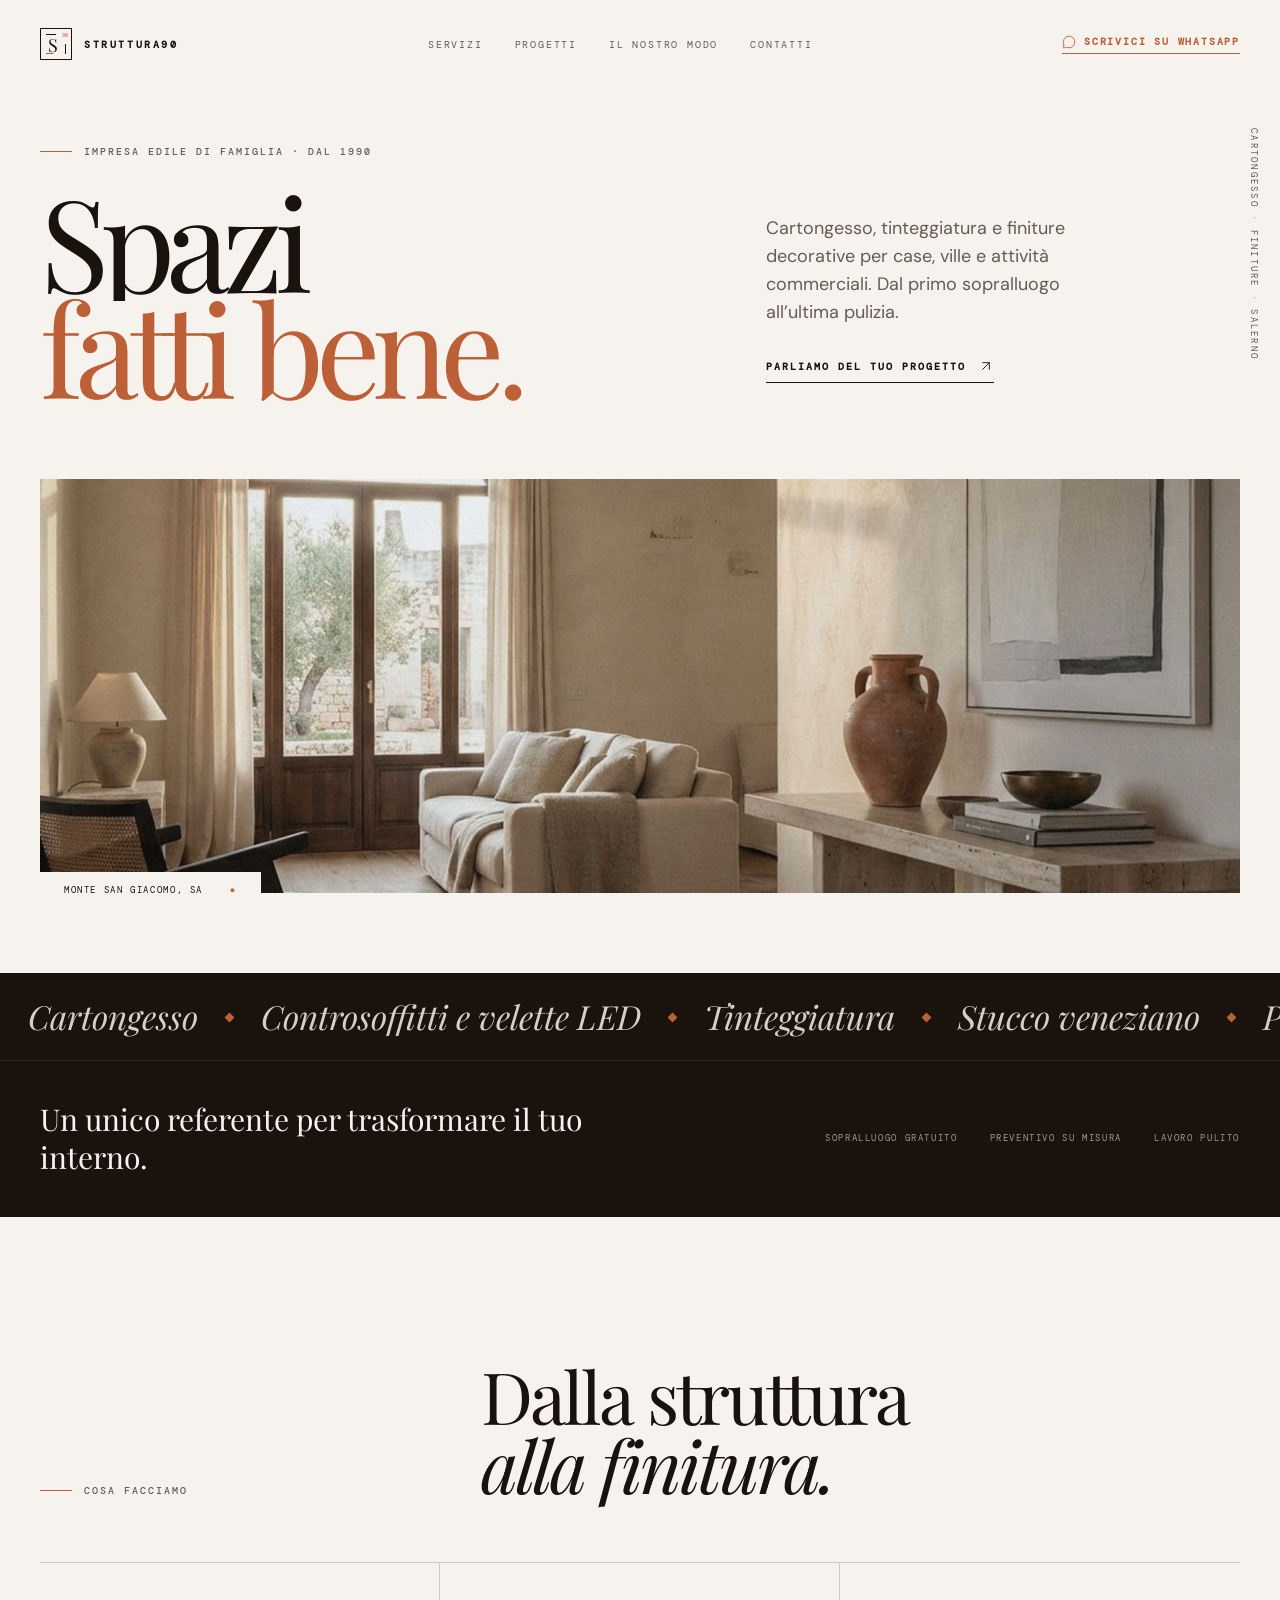
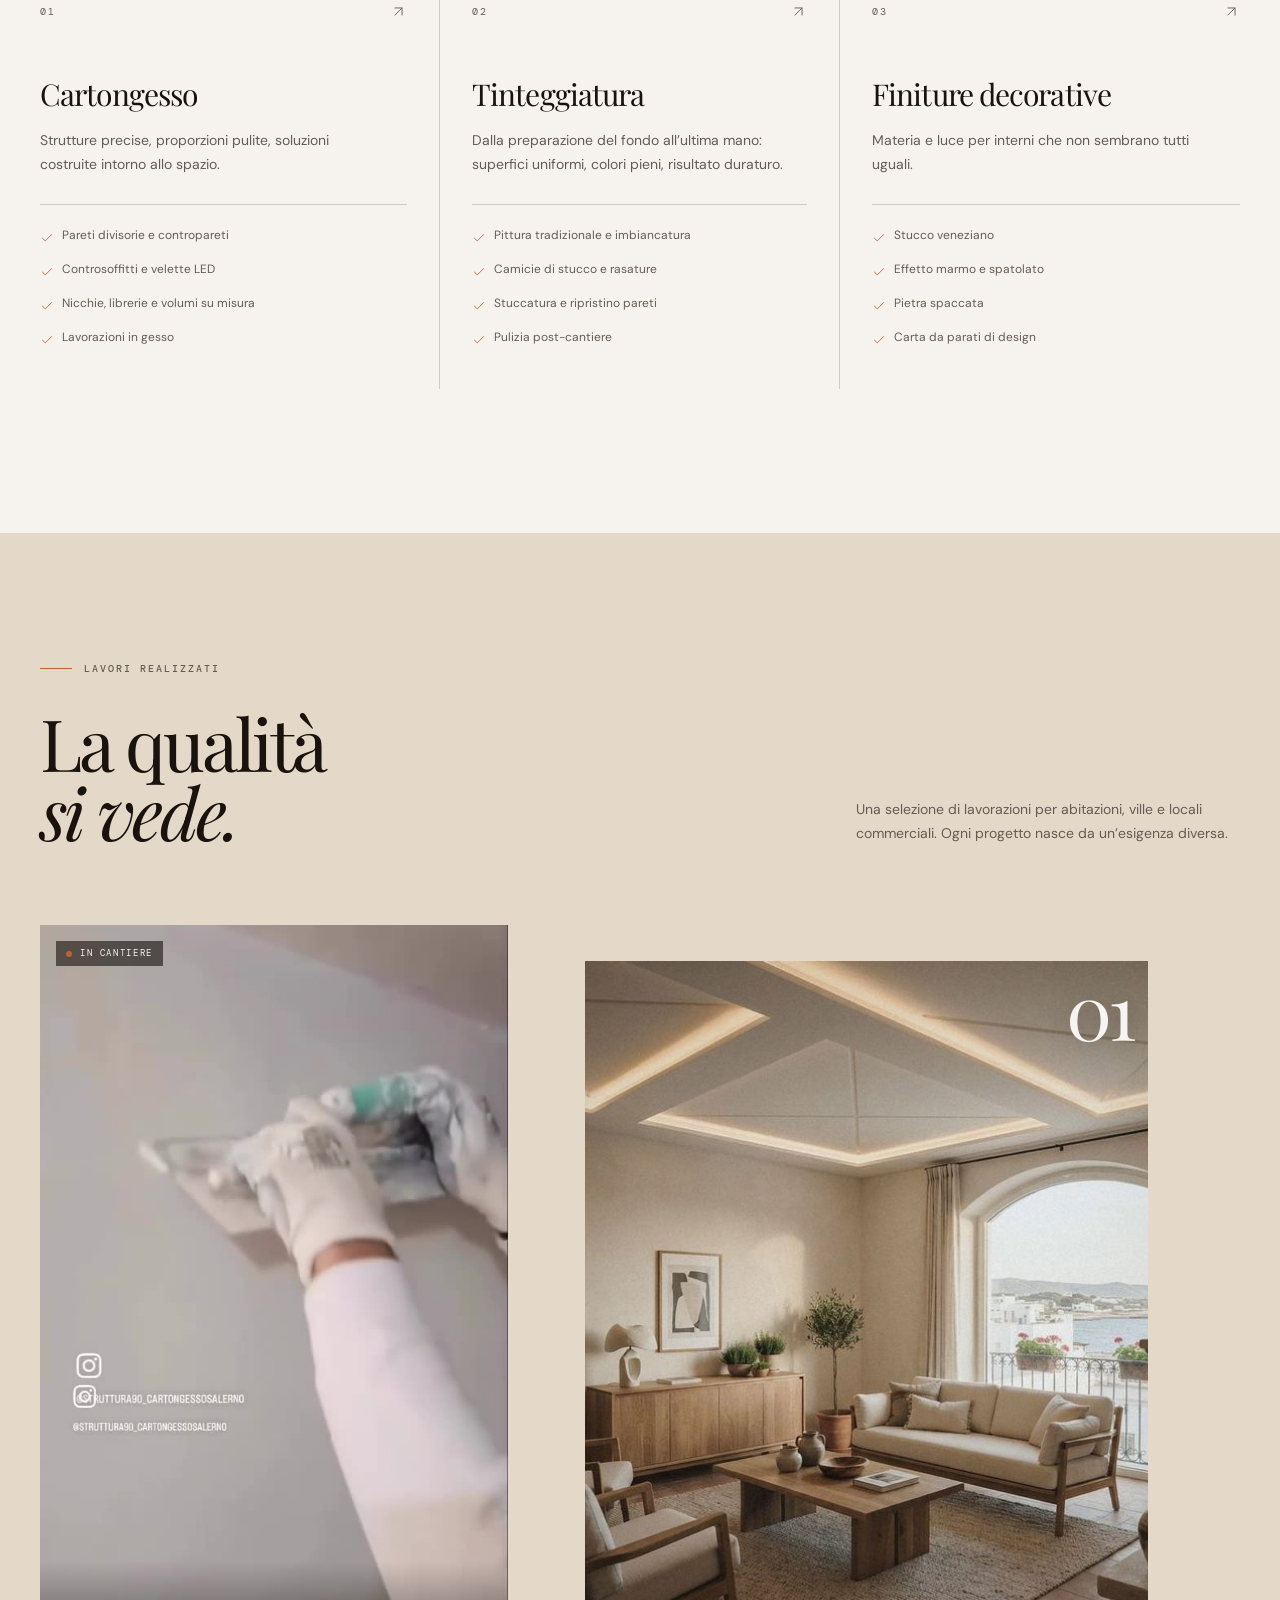
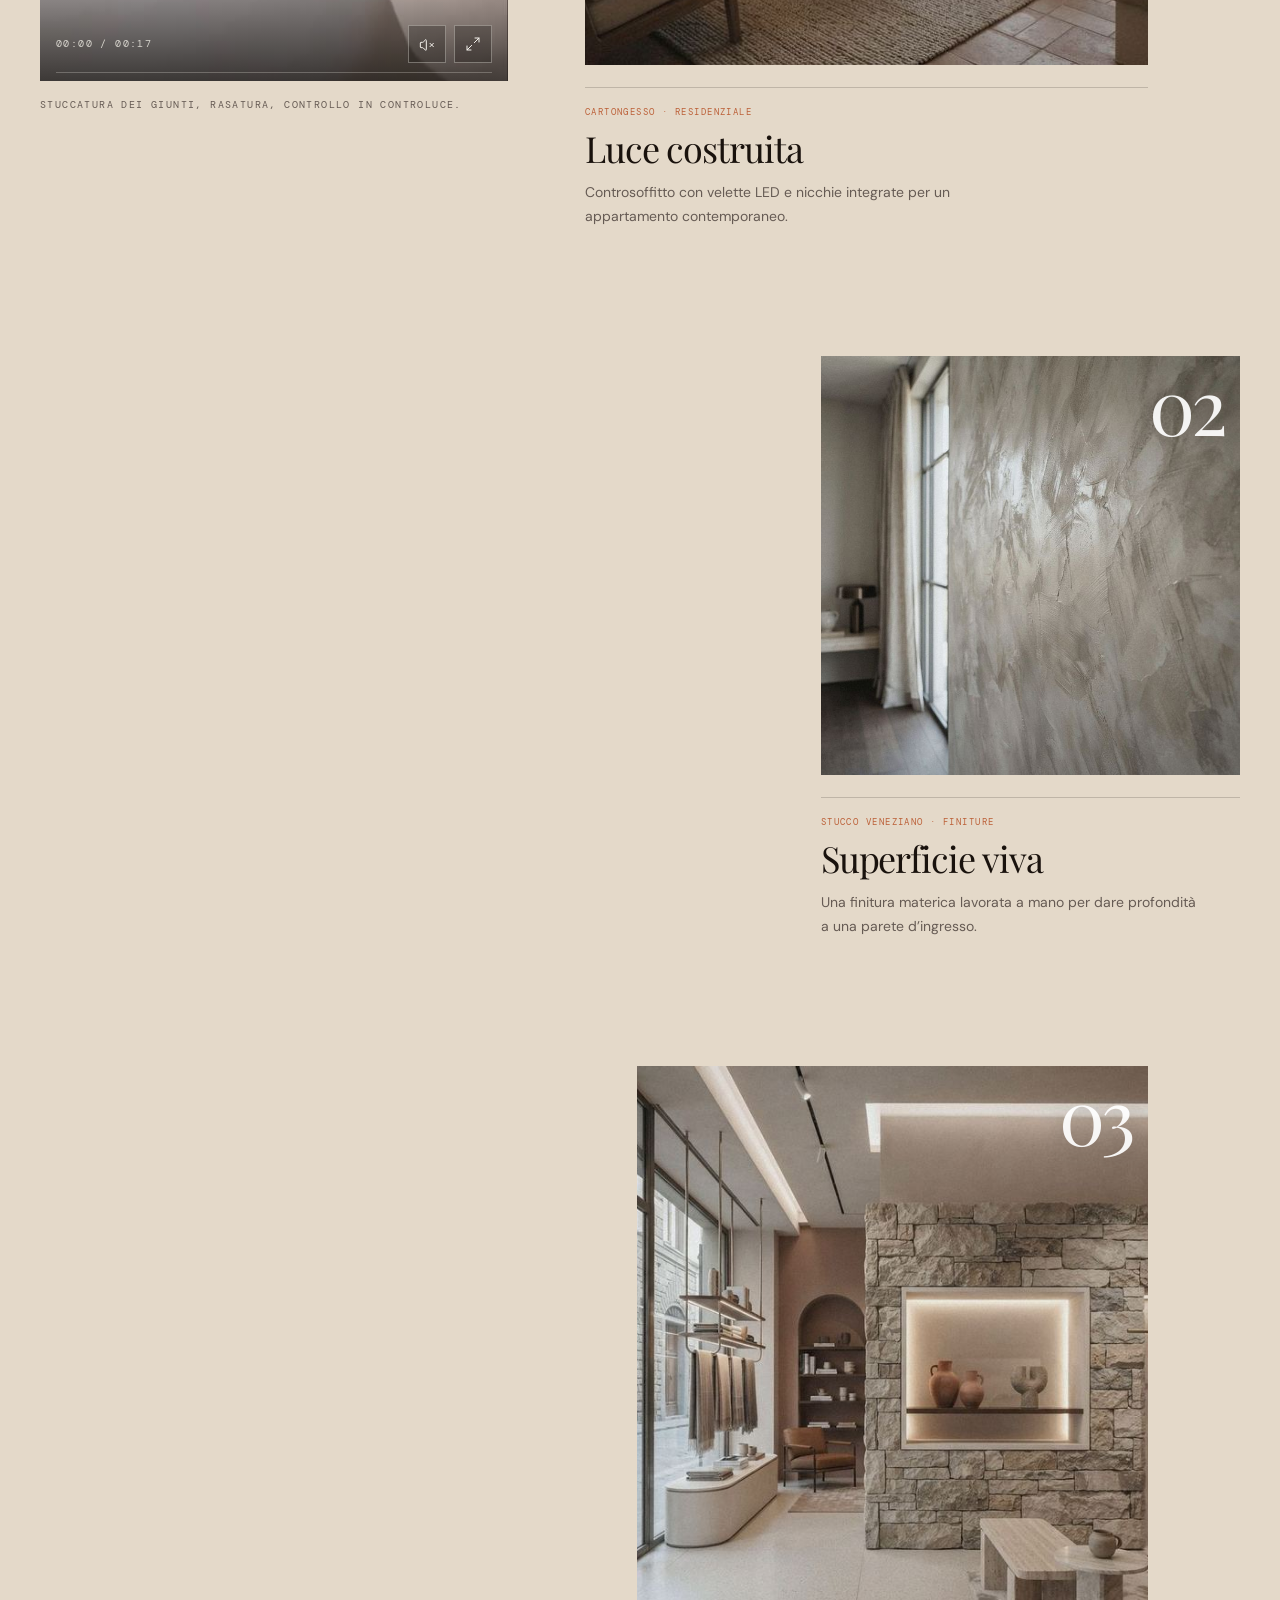
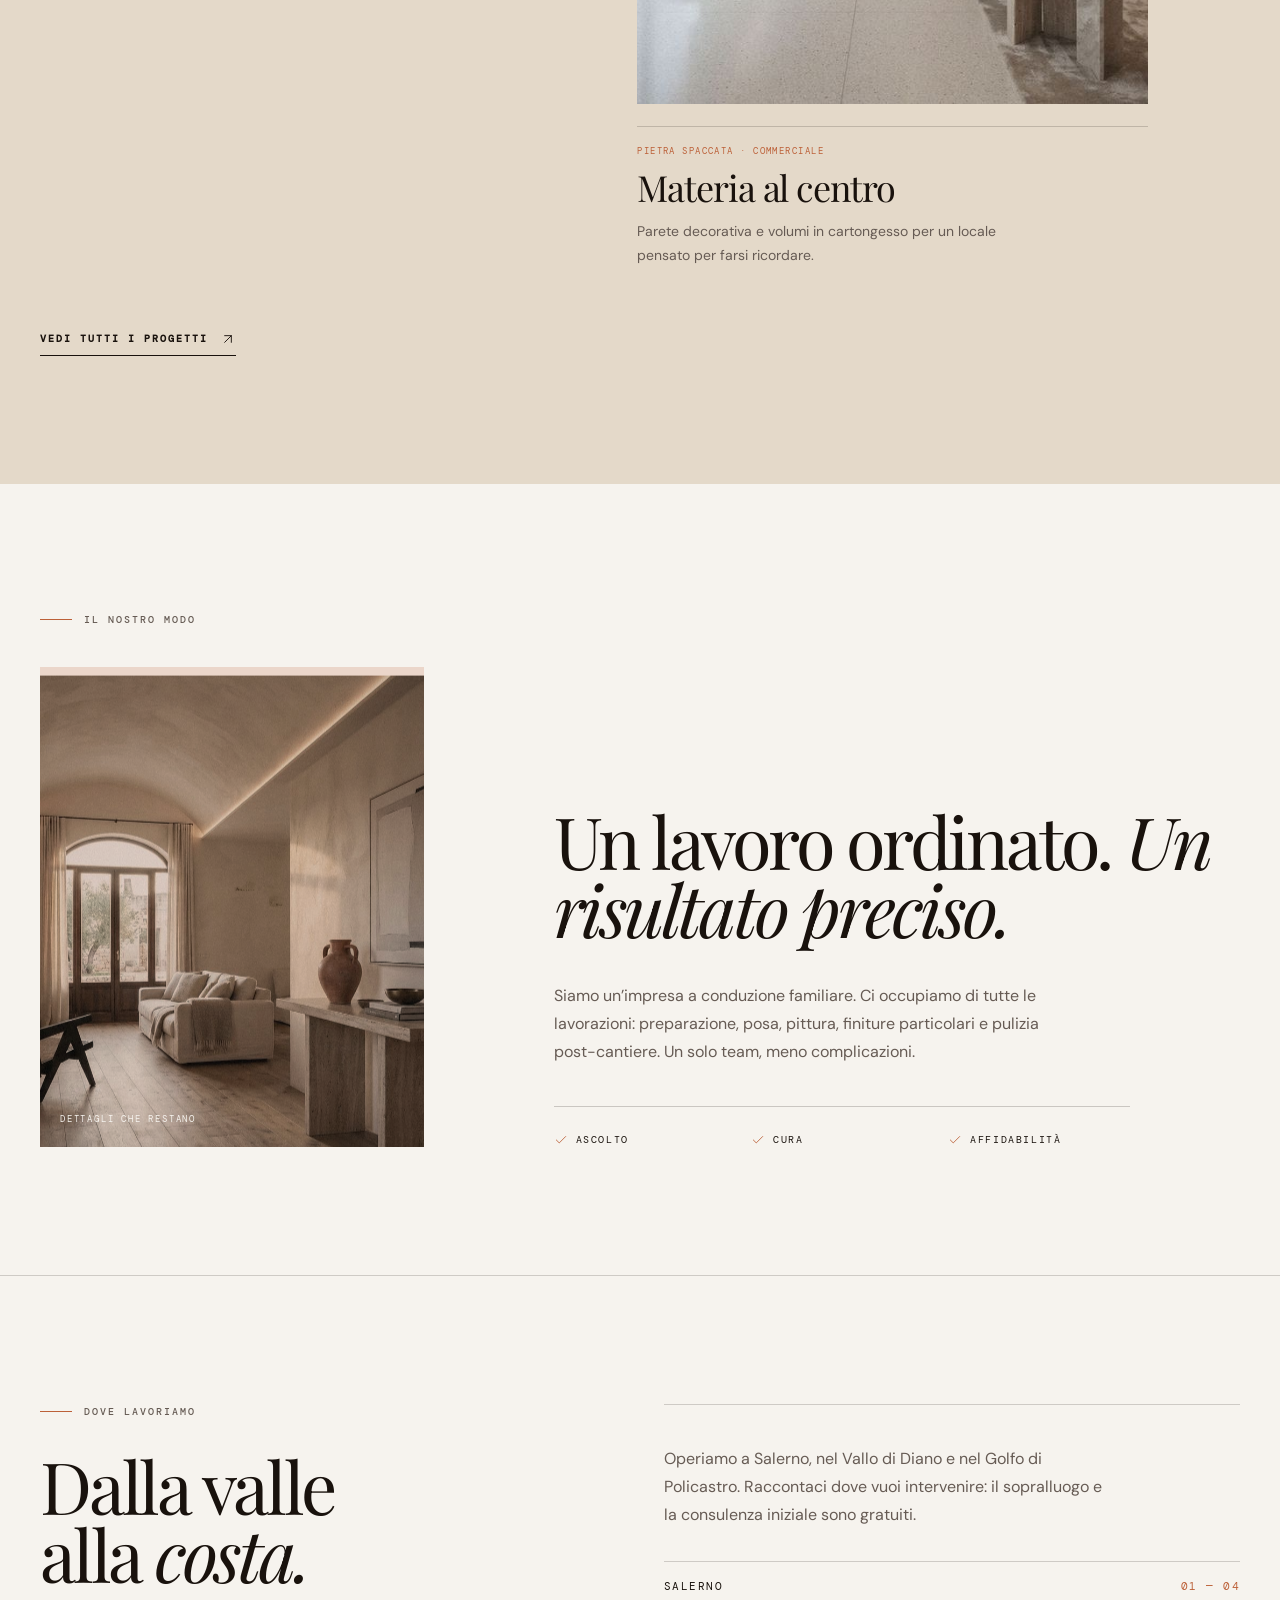
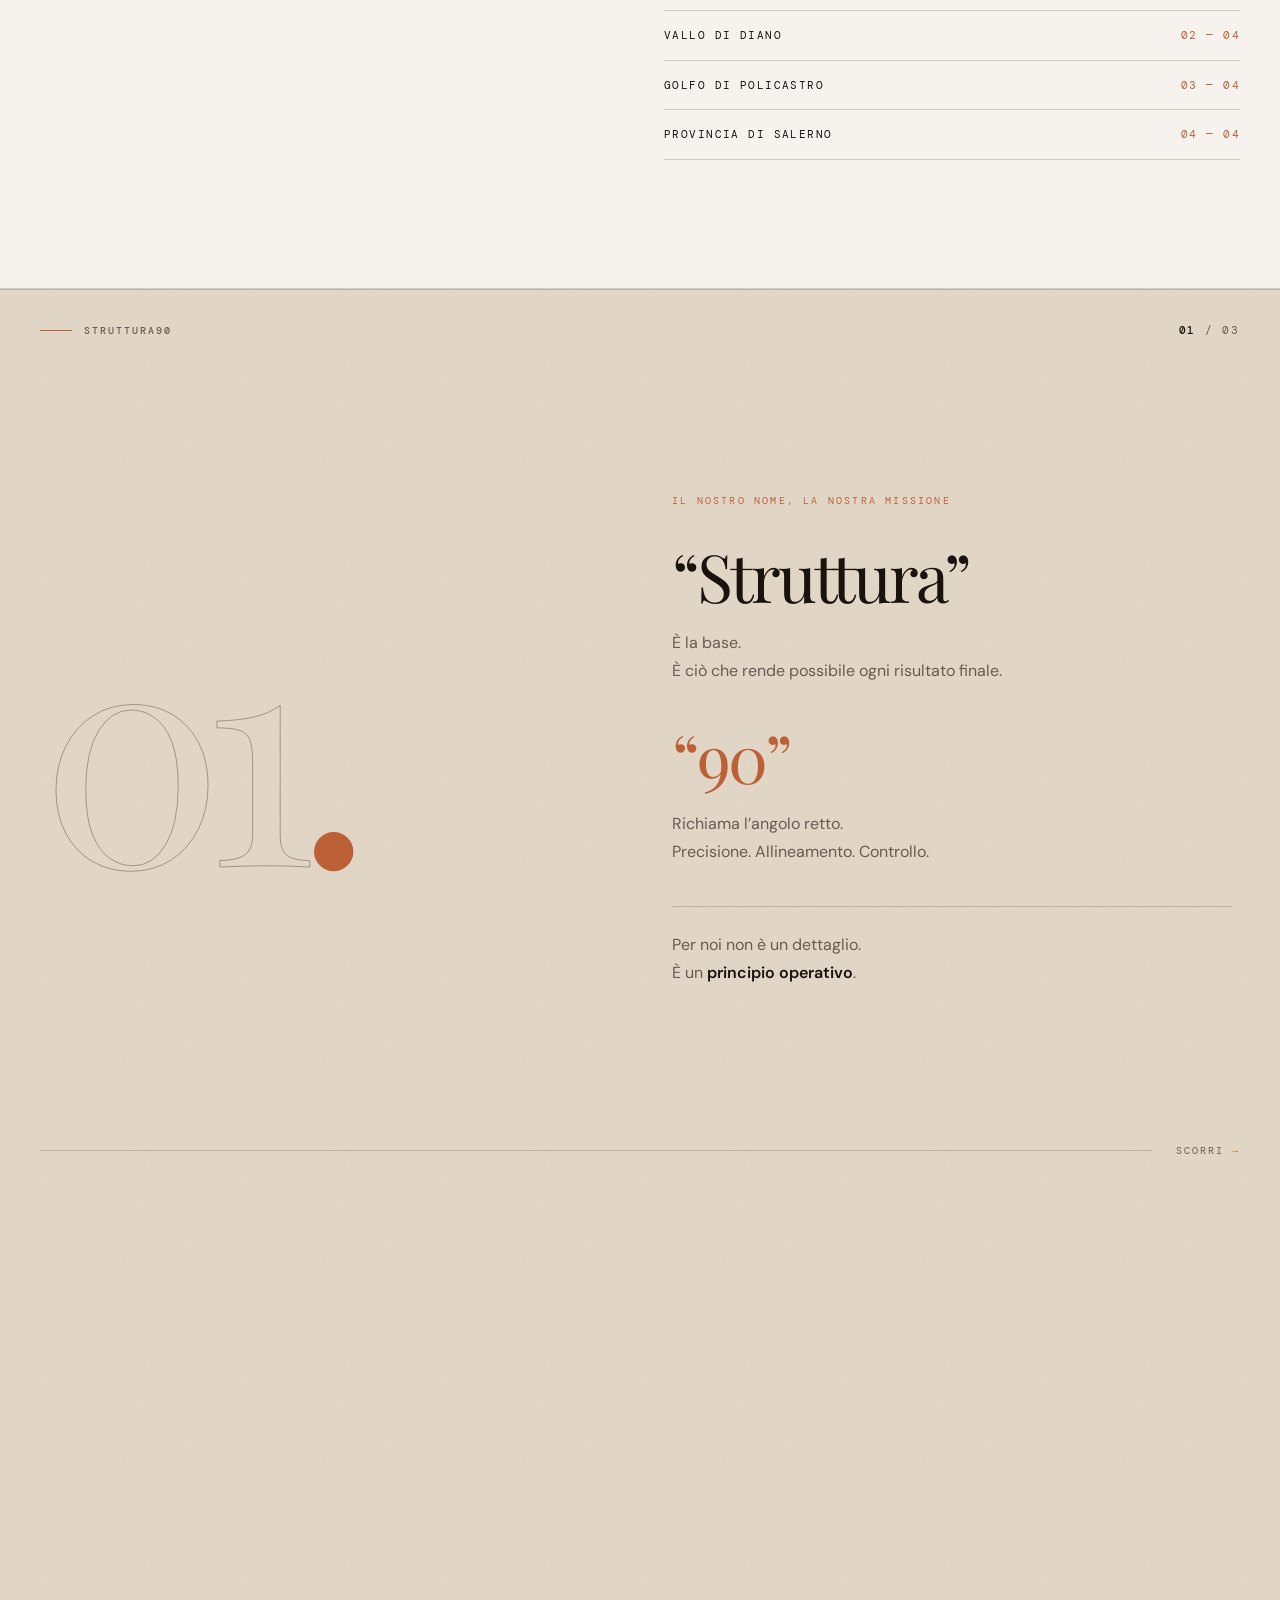
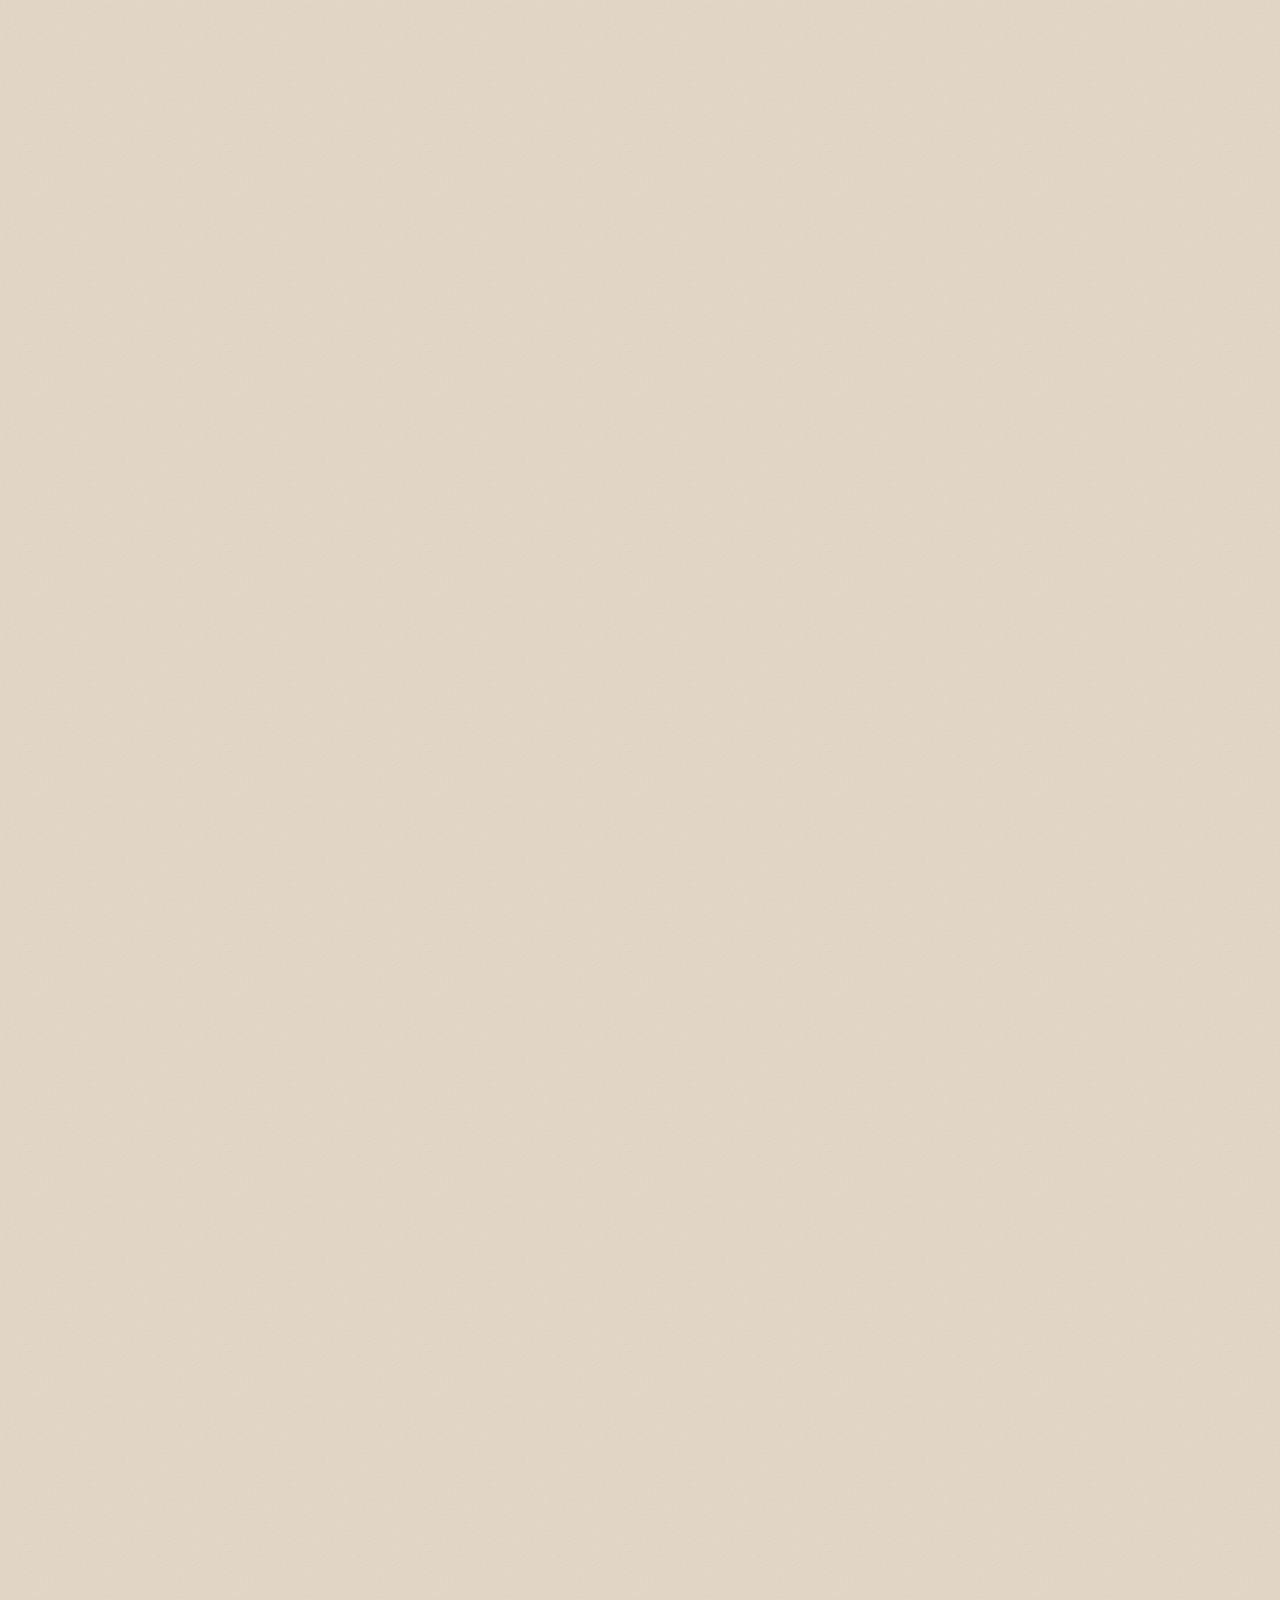
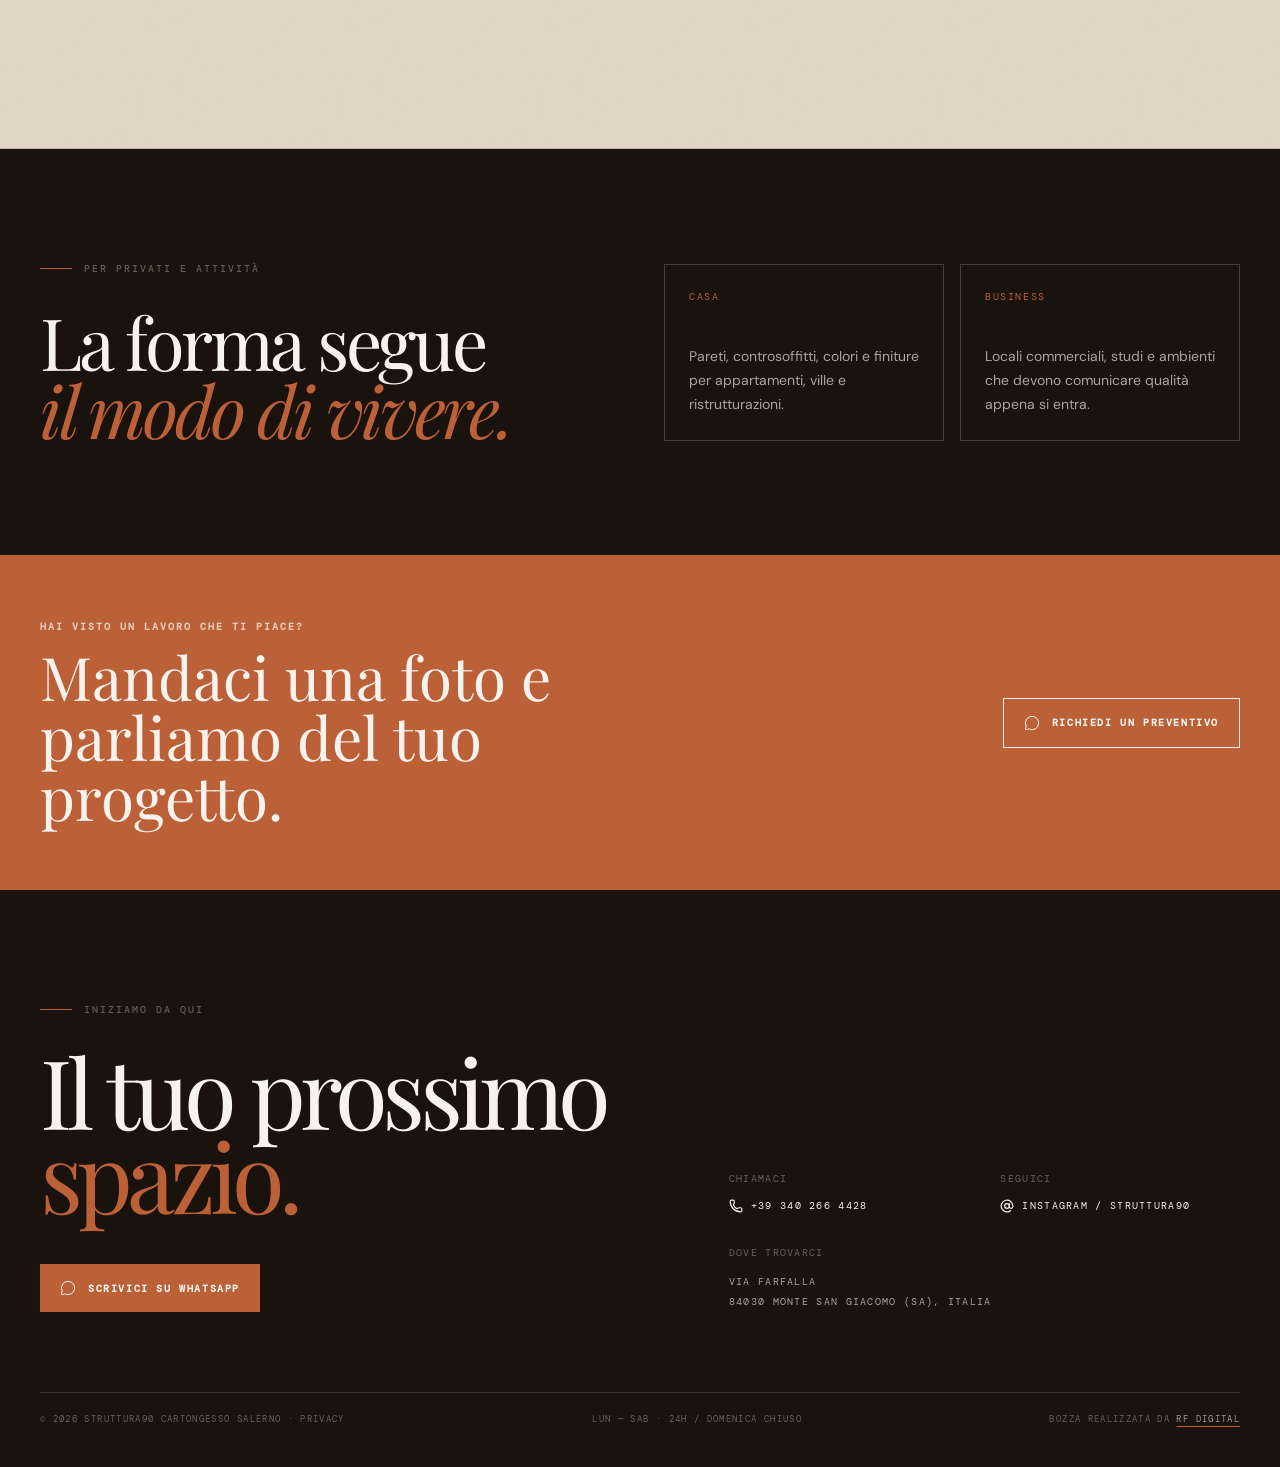
<file: index.html>
<!doctype html>
<html lang="it" class="bg-background">
<head>
<meta charset="utf-8">
<meta name="viewport" content="width=device-width, initial-scale=1">
<title>Struttura90 — Cartongesso &amp; Finiture d’interni</title>
<meta name="description" content="Cartongesso, controsoffittature, tinteggiatura e finiture d’interni su misura a Salerno, nel Vallo di Diano e nel Golfo di Policastro. Sopralluogo gratuito.">
<meta name="theme-color" content="#f1eee7">
<meta property="og:type" content="website">
<meta property="og:locale" content="it_IT">
<meta property="og:title" content="Struttura90 — Cartongesso &amp; Finiture d’interni">
<meta property="og:description" content="Cartongesso, tinteggiatura e finiture decorative a Salerno, Vallo di Diano e Golfo di Policastro.">
<meta property="og:image" content="assets/img/stock-hero.jpg">
<link rel="icon" href="assets/img/icon.svg" type="image/svg+xml">
<link rel="preload" as="image" href="assets/img/stock-hero.jpg" imagesrcset="assets/img/stock-hero-1000.jpg 1000w, assets/img/stock-hero.jpg 1800w" imagesizes="(max-width: 767px) 100vw, 1320px">
<link rel="stylesheet" href="assets/css/style.css">
<script type="application/ld+json">
{"@context":"https://schema.org","@type":"HomeAndConstructionBusiness","name":"Struttura90 Cartongesso Salerno","telephone":"+39 340 266 4428","foundingDate":"1990",
"address":{"@type":"PostalAddress","streetAddress":"Via Farfalla","postalCode":"84030","addressLocality":"Monte San Giacomo","addressRegion":"SA","addressCountry":"IT"},
"areaServed":["Salerno","Vallo di Diano","Golfo di Policastro"],
"openingHoursSpecification":[{"@type":"OpeningHoursSpecification","dayOfWeek":["Monday","Tuesday","Wednesday","Thursday","Friday","Saturday"],"opens":"00:00","closes":"23:59"}],
"sameAs":["https://www.instagram.com/struttura90_cartongessosalerno/"]}
</script>
</head>
<body class="antialiased">

<div class="intro-screen" id="intro" aria-hidden="true">
  <div class="intro-grid"></div>
  <div class="intro-content"><span class="brand-mark" aria-hidden="true"><span class="brand-mark-letter">S</span><span class="brand-mark-number">90</span><i></i></span><p>Cartongesso · Finiture · Salerno</p><span class="intro-line"></span></div>
</div>

<main class="min-h-screen overflow-x-clip bg-background text-foreground">
  <header class="site-head absolute left-0 right-0 top-0 z-50" id="site-head">
    <div class="mx-auto flex max-w-[1400px] items-center justify-between px-5 py-5 md:px-10 md:py-7">
      <a href="#top" class="group flex items-center gap-3" aria-label="Struttura90 home"><span class="brand-mark brand-mark-compact" aria-hidden="true"><span class="brand-mark-letter">S</span><span class="brand-mark-number">90</span><i></i></span><span class="font-mono text-[10px] font-semibold uppercase tracking-[0.26em]">Struttura90</span></a>
      <nav class="hidden items-center gap-8 lg:flex" aria-label="Navigazione principale"><a href="#servizi" class="nav-link">Servizi</a><a href="progetti.html" class="nav-link">Progetti</a><a href="#metodo" class="nav-link">Il nostro modo</a><a href="#contatti" class="nav-link">Contatti</a></nav>
      <a href="#" data-wa="Buongiorno, vi contatto dal sito." class="ml-auto mr-6 hidden items-center gap-2 border-b border-terracotta pb-1 font-mono text-[10px] font-semibold uppercase tracking-[0.18em] text-terracotta transition-opacity hover:opacity-65 sm:flex lg:ml-0 lg:mr-0"><svg class="ic" aria-hidden="true" xmlns="http://www.w3.org/2000/svg" width="14" height="14" viewBox="0 0 24 24" fill="none" stroke="currentColor" stroke-width="1.5" stroke-linecap="round" stroke-linejoin="round" ><path d="M2.992 16.342a2 2 0 0 1 .094 1.167l-1.065 3.29a1 1 0 0 0 1.236 1.168l3.413-.998a2 2 0 0 1 1.099.092 10 10 0 1 0-4.777-4.719" /></svg> Scrivici su WhatsApp</a>
      <button id="menu-btn" class="inline-flex items-center justify-center lg:hidden" aria-label="Apri menu" aria-expanded="false"><span class="ico-open"><svg class="ic" aria-hidden="true" xmlns="http://www.w3.org/2000/svg" width="22" height="22" viewBox="0 0 24 24" fill="none" stroke="currentColor" stroke-width="2" stroke-linecap="round" stroke-linejoin="round" ><path d="M4 5h16" /><path d="M4 12h16" /><path d="M4 19h16" /></svg></span><span class="ico-close hidden"><svg class="ic" aria-hidden="true" xmlns="http://www.w3.org/2000/svg" width="22" height="22" viewBox="0 0 24 24" fill="none" stroke="currentColor" stroke-width="2" stroke-linecap="round" stroke-linejoin="round" ><path d="M18 6 6 18" /><path d="m6 6 12 12" /></svg></span></button>
    </div>
    <nav id="menu-mobile" class="mx-4 hidden border border-border bg-background p-5 lg:hidden" aria-label="Menu mobile"><div class="flex flex-col gap-5 font-mono text-xs uppercase tracking-[0.18em]"><a href="#servizi">Servizi</a><a href="progetti.html">Progetti</a><a href="#lavori">Lavori</a><a href="#metodo">Il nostro modo</a><a href="#contatti">Contatti</a></div></nav>
  </header>

  <section id="top" class="relative mx-auto flex min-h-[780px] max-w-[1400px] flex-col justify-end px-5 pb-12 pt-36 md:min-h-[860px] md:px-10 md:pb-16">
    <div class="pointer-events-none absolute right-5 top-32 hidden font-mono text-[9px] uppercase tracking-[0.25em] text-muted-foreground [writing-mode:vertical-rl] md:block">Cartongesso · Finiture · Salerno</div>
    <div class="grid gap-10 md:grid-cols-[1.1fr_0.9fr] md:items-end">
      <div><p class="eyebrow mb-7"><span class="eyebrow-line"></span> Impresa edile di famiglia · dal 1990</p><h1 class="hero-title max-w-4xl font-serif text-[clamp(4.2rem,10vw,9.5rem)] leading-[0.83] tracking-[-0.065em]"><span class="ln"><span>Spazi</span></span><span class="ln"><span class="text-terracotta">fatti bene.</span></span></h1></div>
      <div class="relative mb-1 md:mb-4 md:pl-12"><p class="max-w-sm text-pretty text-base leading-7 text-muted-foreground md:text-lg">Cartongesso, tinteggiatura e finiture decorative per case, ville e attività commerciali. Dal primo sopralluogo all’ultima pulizia.</p><a href="#contatti" class="mt-8 inline-flex items-center gap-3 border-b border-foreground pb-2 font-mono text-[10px] font-semibold uppercase tracking-[0.2em] transition-colors hover:border-terracotta hover:text-terracotta">Parliamo del tuo progetto <svg class="ic" aria-hidden="true" xmlns="http://www.w3.org/2000/svg" width="16" height="16" viewBox="0 0 24 24" fill="none" stroke="currentColor" stroke-width="1.4" stroke-linecap="round" stroke-linejoin="round" ><path d="M7 7h10v10" /><path d="M7 17 17 7" /></svg></a></div>
    </div>
    <div class="relative mt-14 md:mt-20">
      <div class="hero-media relative h-[300px] overflow-hidden md:h-[430px]">
        <img src="assets/img/stock-hero.jpg" srcset="assets/img/stock-hero-1000.jpg 1000w, assets/img/stock-hero.jpg 1800w" sizes="(max-width: 767px) 100vw, 1320px" width="1800" height="1151" alt="Interno contemporaneo con controsoffitto e finiture in intonaco" class="hero-img h-full w-full object-cover object-center" data-parallax="0.12" fetchpriority="high" decoding="async">
        <div class="absolute bottom-0 left-0 bg-background px-4 py-3 font-mono text-[9px] uppercase tracking-[0.18em] md:px-6">Monte San Giacomo, SA <span class="ml-5 text-terracotta">●</span></div>
      </div>
    </div>
  </section>

  <section class="border-y border-border bg-ink text-background"><div class="ticker border-b border-background/10" aria-hidden="true"><div class="ticker-track"><span class="ticker-item">Cartongesso</span><span class="ticker-sep"></span><span class="ticker-item">Controsoffitti e velette LED</span><span class="ticker-sep"></span><span class="ticker-item">Tinteggiatura</span><span class="ticker-sep"></span><span class="ticker-item">Stucco veneziano</span><span class="ticker-sep"></span><span class="ticker-item">Pietra spaccata</span><span class="ticker-sep"></span><span class="ticker-item">Carta da parati</span><span class="ticker-sep"></span><span class="ticker-item">Camicie di stucco</span><span class="ticker-sep"></span><span class="ticker-item">Lavorazioni in gesso</span><span class="ticker-sep"></span><span class="ticker-item">Pulizia post-cantiere</span><span class="ticker-sep"></span><span class="ticker-item">Cartongesso</span><span class="ticker-sep"></span><span class="ticker-item">Controsoffitti e velette LED</span><span class="ticker-sep"></span><span class="ticker-item">Tinteggiatura</span><span class="ticker-sep"></span><span class="ticker-item">Stucco veneziano</span><span class="ticker-sep"></span><span class="ticker-item">Pietra spaccata</span><span class="ticker-sep"></span><span class="ticker-item">Carta da parati</span><span class="ticker-sep"></span><span class="ticker-item">Camicie di stucco</span><span class="ticker-sep"></span><span class="ticker-item">Lavorazioni in gesso</span><span class="ticker-sep"></span><span class="ticker-item">Pulizia post-cantiere</span><span class="ticker-sep"></span></div></div><div class="mx-auto flex max-w-[1400px] flex-col gap-8 px-5 py-8 md:flex-row md:items-center md:justify-between md:px-10 md:py-10"><p class="max-w-xl font-serif text-2xl leading-tight md:text-3xl">Un unico referente per trasformare il tuo interno.</p><div class="flex flex-wrap gap-x-8 gap-y-3 font-mono text-[9px] uppercase tracking-[0.18em] text-background/60"><span>Sopralluogo gratuito</span><span>Preventivo su misura</span><span>Lavoro pulito</span></div></div></section>

  <section id="servizi" class="mx-auto max-w-[1400px] px-5 py-24 md:px-10 md:py-36">
    <div class="mb-16 grid gap-8 md:grid-cols-[0.7fr_1.3fr] md:items-end"><p class="eyebrow"><span class="eyebrow-line"></span> Cosa facciamo</p><h2 class="max-w-3xl font-serif text-5xl leading-[0.95] tracking-[-0.04em] md:text-7xl">Dalla struttura<br><em>alla finitura.</em></h2></div>
    <div class="grid border-t border-border md:grid-cols-3"><article class="group border-b border-border py-8 md:border-b-0 md:border-r md:px-8 md:py-10 md:first:pl-0 md:last:border-r-0 md:last:pr-0"><div class="mb-14 flex items-center justify-between font-mono text-[10px] tracking-[0.16em] text-muted-foreground"><span>01</span><span class="transition-transform duration-300 group-hover:translate-x-1 group-hover:-translate-y-1"><svg class="ic" aria-hidden="true" xmlns="http://www.w3.org/2000/svg" width="17" height="17" viewBox="0 0 24 24" fill="none" stroke="currentColor" stroke-width="1.3" stroke-linecap="round" stroke-linejoin="round" ><path d="M7 7h10v10" /><path d="M7 17 17 7" /></svg></span></div><h3 class="mb-4 font-serif text-3xl tracking-[-0.03em]">Cartongesso</h3><p class="mb-7 max-w-xs text-sm leading-6 text-muted-foreground">Strutture precise, proporzioni pulite, soluzioni costruite intorno allo spazio.</p><ul class="space-y-3 border-t border-border pt-5"><li class="flex gap-2 text-xs leading-5 text-muted-foreground"><span class="mt-0.5 text-terracotta"><svg class="ic" aria-hidden="true" xmlns="http://www.w3.org/2000/svg" width="14" height="14" viewBox="0 0 24 24" fill="none" stroke="currentColor" stroke-width="1.5" stroke-linecap="round" stroke-linejoin="round" ><path d="M20 6 9 17l-5-5" /></svg></span>Pareti divisorie e contropareti</li><li class="flex gap-2 text-xs leading-5 text-muted-foreground"><span class="mt-0.5 text-terracotta"><svg class="ic" aria-hidden="true" xmlns="http://www.w3.org/2000/svg" width="14" height="14" viewBox="0 0 24 24" fill="none" stroke="currentColor" stroke-width="1.5" stroke-linecap="round" stroke-linejoin="round" ><path d="M20 6 9 17l-5-5" /></svg></span>Controsoffitti e velette LED</li><li class="flex gap-2 text-xs leading-5 text-muted-foreground"><span class="mt-0.5 text-terracotta"><svg class="ic" aria-hidden="true" xmlns="http://www.w3.org/2000/svg" width="14" height="14" viewBox="0 0 24 24" fill="none" stroke="currentColor" stroke-width="1.5" stroke-linecap="round" stroke-linejoin="round" ><path d="M20 6 9 17l-5-5" /></svg></span>Nicchie, librerie e volumi su misura</li><li class="flex gap-2 text-xs leading-5 text-muted-foreground"><span class="mt-0.5 text-terracotta"><svg class="ic" aria-hidden="true" xmlns="http://www.w3.org/2000/svg" width="14" height="14" viewBox="0 0 24 24" fill="none" stroke="currentColor" stroke-width="1.5" stroke-linecap="round" stroke-linejoin="round" ><path d="M20 6 9 17l-5-5" /></svg></span>Lavorazioni in gesso</li></ul></article><article class="group border-b border-border py-8 md:border-b-0 md:border-r md:px-8 md:py-10 md:first:pl-0 md:last:border-r-0 md:last:pr-0"><div class="mb-14 flex items-center justify-between font-mono text-[10px] tracking-[0.16em] text-muted-foreground"><span>02</span><span class="transition-transform duration-300 group-hover:translate-x-1 group-hover:-translate-y-1"><svg class="ic" aria-hidden="true" xmlns="http://www.w3.org/2000/svg" width="17" height="17" viewBox="0 0 24 24" fill="none" stroke="currentColor" stroke-width="1.3" stroke-linecap="round" stroke-linejoin="round" ><path d="M7 7h10v10" /><path d="M7 17 17 7" /></svg></span></div><h3 class="mb-4 font-serif text-3xl tracking-[-0.03em]">Tinteggiatura</h3><p class="mb-7 max-w-xs text-sm leading-6 text-muted-foreground">Dalla preparazione del fondo all’ultima mano: superfici uniformi, colori pieni, risultato duraturo.</p><ul class="space-y-3 border-t border-border pt-5"><li class="flex gap-2 text-xs leading-5 text-muted-foreground"><span class="mt-0.5 text-terracotta"><svg class="ic" aria-hidden="true" xmlns="http://www.w3.org/2000/svg" width="14" height="14" viewBox="0 0 24 24" fill="none" stroke="currentColor" stroke-width="1.5" stroke-linecap="round" stroke-linejoin="round" ><path d="M20 6 9 17l-5-5" /></svg></span>Pittura tradizionale e imbiancatura</li><li class="flex gap-2 text-xs leading-5 text-muted-foreground"><span class="mt-0.5 text-terracotta"><svg class="ic" aria-hidden="true" xmlns="http://www.w3.org/2000/svg" width="14" height="14" viewBox="0 0 24 24" fill="none" stroke="currentColor" stroke-width="1.5" stroke-linecap="round" stroke-linejoin="round" ><path d="M20 6 9 17l-5-5" /></svg></span>Camicie di stucco e rasature</li><li class="flex gap-2 text-xs leading-5 text-muted-foreground"><span class="mt-0.5 text-terracotta"><svg class="ic" aria-hidden="true" xmlns="http://www.w3.org/2000/svg" width="14" height="14" viewBox="0 0 24 24" fill="none" stroke="currentColor" stroke-width="1.5" stroke-linecap="round" stroke-linejoin="round" ><path d="M20 6 9 17l-5-5" /></svg></span>Stuccatura e ripristino pareti</li><li class="flex gap-2 text-xs leading-5 text-muted-foreground"><span class="mt-0.5 text-terracotta"><svg class="ic" aria-hidden="true" xmlns="http://www.w3.org/2000/svg" width="14" height="14" viewBox="0 0 24 24" fill="none" stroke="currentColor" stroke-width="1.5" stroke-linecap="round" stroke-linejoin="round" ><path d="M20 6 9 17l-5-5" /></svg></span>Pulizia post-cantiere</li></ul></article><article class="group border-b border-border py-8 md:border-b-0 md:border-r md:px-8 md:py-10 md:first:pl-0 md:last:border-r-0 md:last:pr-0"><div class="mb-14 flex items-center justify-between font-mono text-[10px] tracking-[0.16em] text-muted-foreground"><span>03</span><span class="transition-transform duration-300 group-hover:translate-x-1 group-hover:-translate-y-1"><svg class="ic" aria-hidden="true" xmlns="http://www.w3.org/2000/svg" width="17" height="17" viewBox="0 0 24 24" fill="none" stroke="currentColor" stroke-width="1.3" stroke-linecap="round" stroke-linejoin="round" ><path d="M7 7h10v10" /><path d="M7 17 17 7" /></svg></span></div><h3 class="mb-4 font-serif text-3xl tracking-[-0.03em]">Finiture decorative</h3><p class="mb-7 max-w-xs text-sm leading-6 text-muted-foreground">Materia e luce per interni che non sembrano tutti uguali.</p><ul class="space-y-3 border-t border-border pt-5"><li class="flex gap-2 text-xs leading-5 text-muted-foreground"><span class="mt-0.5 text-terracotta"><svg class="ic" aria-hidden="true" xmlns="http://www.w3.org/2000/svg" width="14" height="14" viewBox="0 0 24 24" fill="none" stroke="currentColor" stroke-width="1.5" stroke-linecap="round" stroke-linejoin="round" ><path d="M20 6 9 17l-5-5" /></svg></span>Stucco veneziano</li><li class="flex gap-2 text-xs leading-5 text-muted-foreground"><span class="mt-0.5 text-terracotta"><svg class="ic" aria-hidden="true" xmlns="http://www.w3.org/2000/svg" width="14" height="14" viewBox="0 0 24 24" fill="none" stroke="currentColor" stroke-width="1.5" stroke-linecap="round" stroke-linejoin="round" ><path d="M20 6 9 17l-5-5" /></svg></span>Effetto marmo e spatolato</li><li class="flex gap-2 text-xs leading-5 text-muted-foreground"><span class="mt-0.5 text-terracotta"><svg class="ic" aria-hidden="true" xmlns="http://www.w3.org/2000/svg" width="14" height="14" viewBox="0 0 24 24" fill="none" stroke="currentColor" stroke-width="1.5" stroke-linecap="round" stroke-linejoin="round" ><path d="M20 6 9 17l-5-5" /></svg></span>Pietra spaccata</li><li class="flex gap-2 text-xs leading-5 text-muted-foreground"><span class="mt-0.5 text-terracotta"><svg class="ic" aria-hidden="true" xmlns="http://www.w3.org/2000/svg" width="14" height="14" viewBox="0 0 24 24" fill="none" stroke="currentColor" stroke-width="1.5" stroke-linecap="round" stroke-linejoin="round" ><path d="M20 6 9 17l-5-5" /></svg></span>Carta da parati di design</li></ul></article></div>
  </section>

  <section id="lavori" class="bg-plaster"><div class="mx-auto max-w-[1400px] px-5 py-24 md:px-10 md:py-32">
    <div class="mb-14 flex flex-col justify-between gap-6 md:mb-20 md:flex-row md:items-end"><div><p class="eyebrow mb-8"><span class="eyebrow-line"></span> Lavori realizzati</p><h2 class="font-serif text-5xl leading-[0.95] tracking-[-0.045em] md:text-7xl">La qualità<br><em>si vede.</em></h2></div><p class="max-w-sm text-sm leading-6 text-muted-foreground">Una selezione di lavorazioni per abitazioni, ville e locali commerciali. Ogni progetto nasce da un’esigenza diversa.</p></div>
    <div class="lv-grid">
      <div class="lv-side">
        <figure class="lv-video" id="lv-video">
          <video class="lv-vid" muted loop playsinline preload="none" poster="video/cantiere.jpg"><source src="video/cantiere.mp4" type="video/mp4"></video>
          <span class="lv-tag"><i></i>In cantiere</span>
          <figcaption class="lv-bar">
            <span class="lv-time font-mono"><span id="lv-t">00:00</span> / 00:17</span>
            <span class="lv-btns">
              <button type="button" class="lv-btn" id="lv-sound" aria-label="Attiva l’audio" aria-pressed="false"><span class="i-off"><svg class="ic" aria-hidden="true" xmlns="http://www.w3.org/2000/svg" width="16" height="16" viewBox="0 0 24 24" fill="none" stroke="currentColor" stroke-width="1.5" stroke-linecap="round" stroke-linejoin="round" ><path d="M11 4.702a.7.7 0 0 0-1.203-.498L6.413 7.587A1.4 1.4 0 0 1 5.416 8H3a1 1 0 0 0-1 1v6a1 1 0 0 0 1 1h2.416a1.4 1.4 0 0 1 .997.413l3.383 3.384A.7.7 0 0 0 11 19.298z" /><path d="m16.5 14.5 5-5" /><path d="m16.5 9.5 5 5" /></svg></span><span class="i-on hidden"><svg class="ic" aria-hidden="true" xmlns="http://www.w3.org/2000/svg" width="16" height="16" viewBox="0 0 24 24" fill="none" stroke="currentColor" stroke-width="1.5" stroke-linecap="round" stroke-linejoin="round" ><path d="M11 4.702a.705.705 0 0 0-1.203-.498L6.413 7.587A1.4 1.4 0 0 1 5.416 8H3a1 1 0 0 0-1 1v6a1 1 0 0 0 1 1h2.416a1.4 1.4 0 0 1 .997.413l3.383 3.384A.705.705 0 0 0 11 19.298z" /><path d="M16 9a5 5 0 0 1 0 6" /><path d="M19.364 18.364a9 9 0 0 0 0-12.728" /></svg></span></button>
              <button type="button" class="lv-btn" id="lv-full" aria-label="Guarda a schermo intero"><svg class="ic" aria-hidden="true" xmlns="http://www.w3.org/2000/svg" width="16" height="16" viewBox="0 0 24 24" fill="none" stroke="currentColor" stroke-width="1.5" stroke-linecap="round" stroke-linejoin="round" ><path d="M15 3h6v6" /><path d="m21 3-7 7" /><path d="m3 21 7-7" /><path d="M9 21H3v-6" /></svg></button>
            </span>
            <span class="lv-prog"><span id="lv-p"></span></span>
          </figcaption>
        </figure>
        <p class="lv-cap font-mono">Stuccatura dei giunti, rasatura, controllo in controluce.</p>
      </div>
      <div class="lv-list"><article class="lv-item group lv-item-0"><a href="progetti.html" class="proj-frame relative block overflow-hidden bg-background"><img src="assets/img/stock-01.jpg" srcset="assets/img/stock-01-700.jpg 700w, assets/img/stock-01.jpg 1100w" sizes="(max-width: 767px) 100vw, 50vw" width="1100" height="1100" alt="Luce costruita — Cartongesso · Residenziale" loading="lazy" decoding="async" class="proj-img h-full w-full object-cover"><span class="lv-num font-serif">01</span></a><div class="lv-meta"><p class="font-mono text-[9px] uppercase tracking-[0.16em] text-terracotta">Cartongesso · Residenziale</p><h3 class="mt-2 font-serif text-3xl tracking-[-0.03em] md:text-4xl">Luce costruita</h3><p class="mt-3 max-w-sm text-sm leading-6 text-muted-foreground">Controsoffitto con velette LED e nicchie integrate per un appartamento contemporaneo.</p></div></article><article class="lv-item group lv-item-1"><a href="progetti.html" class="proj-frame relative block overflow-hidden bg-background"><img src="assets/img/stock-02.jpg" srcset="assets/img/stock-02-700.jpg 700w, assets/img/stock-02.jpg 1100w" sizes="(max-width: 767px) 100vw, 50vw" width="1100" height="1100" alt="Superficie viva — Stucco veneziano · Finiture" loading="lazy" decoding="async" class="proj-img h-full w-full object-cover"><span class="lv-num font-serif">02</span></a><div class="lv-meta"><p class="font-mono text-[9px] uppercase tracking-[0.16em] text-terracotta">Stucco veneziano · Finiture</p><h3 class="mt-2 font-serif text-3xl tracking-[-0.03em] md:text-4xl">Superficie viva</h3><p class="mt-3 max-w-sm text-sm leading-6 text-muted-foreground">Una finitura materica lavorata a mano per dare profondità a una parete d’ingresso.</p></div></article><article class="lv-item group lv-item-2"><a href="progetti.html" class="proj-frame relative block overflow-hidden bg-background"><img src="assets/img/stock-03.jpg" srcset="assets/img/stock-03-700.jpg 700w, assets/img/stock-03.jpg 1100w" sizes="(max-width: 767px) 100vw, 50vw" width="1100" height="1100" alt="Materia al centro — Pietra spaccata · Commerciale" loading="lazy" decoding="async" class="proj-img h-full w-full object-cover"><span class="lv-num font-serif">03</span></a><div class="lv-meta"><p class="font-mono text-[9px] uppercase tracking-[0.16em] text-terracotta">Pietra spaccata · Commerciale</p><h3 class="mt-2 font-serif text-3xl tracking-[-0.03em] md:text-4xl">Materia al centro</h3><p class="mt-3 max-w-sm text-sm leading-6 text-muted-foreground">Parete decorativa e volumi in cartongesso per un locale pensato per farsi ricordare.</p></div></article></div>
    </div>
    <a href="progetti.html" class="mt-16 inline-flex items-center gap-3 border-b border-foreground pb-2 font-mono text-[10px] font-semibold uppercase tracking-[0.2em] transition-colors hover:border-terracotta hover:text-terracotta">Vedi tutti i progetti <svg class="ic" aria-hidden="true" xmlns="http://www.w3.org/2000/svg" width="16" height="16" viewBox="0 0 24 24" fill="none" stroke="currentColor" stroke-width="1.4" stroke-linecap="round" stroke-linejoin="round" ><path d="M7 7h10v10" /><path d="M7 17 17 7" /></svg></a>
  </div></section>

  <section id="metodo" class="mx-auto max-w-[1400px] px-5 py-24 md:px-10 md:py-32"><div class="grid gap-14 md:grid-cols-[0.8fr_1.2fr] md:items-end">
    <div><p class="eyebrow mb-10"><span class="eyebrow-line"></span> Il nostro modo</p><div class="relative aspect-[4/5] max-w-sm overflow-hidden bg-terracotta/20"><img src="assets/img/stock-metodo.jpg" width="1000" height="1000" decoding="async" alt="Dettaglio di una finitura d’interni materica" loading="lazy" data-parallax="0.06" class="h-[112%] w-full object-cover mix-blend-multiply grayscale-[25%]"><span class="absolute bottom-5 left-5 font-mono text-[9px] uppercase tracking-[0.2em] text-background">Dettagli che restano</span></div></div>
    <div><h2 class="mb-10 max-w-2xl font-serif text-5xl leading-[0.94] tracking-[-0.045em] md:text-7xl">Un lavoro ordinato. <em>Un risultato preciso.</em></h2><p class="mb-10 max-w-lg text-base leading-7 text-muted-foreground">Siamo un’impresa a conduzione familiare. Ci occupiamo di tutte le lavorazioni: preparazione, posa, pittura, finiture particolari e pulizia post-cantiere. Un solo team, meno complicazioni.</p><div class="grid max-w-xl grid-cols-1 gap-4 border-t border-foreground/20 pt-6 sm:grid-cols-3"><div class="flex items-center gap-2 font-mono text-[10px] uppercase tracking-[0.16em]"><span class="text-terracotta"><svg class="ic" aria-hidden="true" xmlns="http://www.w3.org/2000/svg" width="14" height="14" viewBox="0 0 24 24" fill="none" stroke="currentColor" stroke-width="1.5" stroke-linecap="round" stroke-linejoin="round" ><path d="M20 6 9 17l-5-5" /></svg></span> Ascolto</div><div class="flex items-center gap-2 font-mono text-[10px] uppercase tracking-[0.16em]"><span class="text-terracotta"><svg class="ic" aria-hidden="true" xmlns="http://www.w3.org/2000/svg" width="14" height="14" viewBox="0 0 24 24" fill="none" stroke="currentColor" stroke-width="1.5" stroke-linecap="round" stroke-linejoin="round" ><path d="M20 6 9 17l-5-5" /></svg></span> Cura</div><div class="flex items-center gap-2 font-mono text-[10px] uppercase tracking-[0.16em]"><span class="text-terracotta"><svg class="ic" aria-hidden="true" xmlns="http://www.w3.org/2000/svg" width="14" height="14" viewBox="0 0 24 24" fill="none" stroke="currentColor" stroke-width="1.5" stroke-linecap="round" stroke-linejoin="round" ><path d="M20 6 9 17l-5-5" /></svg></span> Affidabilità</div></div></div>
  </div></section>

  <section class="border-y border-border bg-background"><div class="mx-auto grid max-w-[1400px] gap-12 px-5 py-24 md:grid-cols-2 md:px-10 md:py-32">
    <div><p class="eyebrow mb-8"><span class="eyebrow-line"></span> Dove lavoriamo</p><h2 class="font-serif text-5xl leading-[0.95] tracking-[-0.045em] md:text-7xl">Dalla valle<br>alla <em>costa.</em></h2></div>
    <div class="border-t border-border pt-6 md:pt-10"><p class="mb-8 max-w-md text-base leading-7 text-muted-foreground">Operiamo a Salerno, nel Vallo di Diano e nel Golfo di Policastro. Raccontaci dove vuoi intervenire: il sopralluogo e la consulenza iniziale sono gratuiti.</p><ul class="border-y border-border"><li class="flex items-center justify-between border-b border-border py-4 font-mono text-[11px] uppercase tracking-[0.13em] last:border-b-0"><span>Salerno</span><span class="text-terracotta">01 — 04</span></li><li class="flex items-center justify-between border-b border-border py-4 font-mono text-[11px] uppercase tracking-[0.13em] last:border-b-0"><span>Vallo di Diano</span><span class="text-terracotta">02 — 04</span></li><li class="flex items-center justify-between border-b border-border py-4 font-mono text-[11px] uppercase tracking-[0.13em] last:border-b-0"><span>Golfo di Policastro</span><span class="text-terracotta">03 — 04</span></li><li class="flex items-center justify-between border-b border-border py-4 font-mono text-[11px] uppercase tracking-[0.13em] last:border-b-0"><span>Provincia di Salerno</span><span class="text-terracotta">04 — 04</span></li></ul></div>
  </div></section>

  <section id="processo" class="hz" aria-label="Struttura90: il nostro nome e il nostro metodo">
    <div class="hz-sticky">
      <div class="hz-hud hz-hud-top mx-auto max-w-[1400px] px-5 md:px-10"><span class="eyebrow"><span class="eyebrow-line"></span> Struttura90</span><span class="hz-count font-mono"><b id="hz-n">01</b> / 03</span></div>
      <div class="hz-track" id="hz-track"><article class="hz-panel act" aria-label="01. Il nostro nome, la nostra missione"><div class="hz-inner mx-auto max-w-[1400px] px-5 md:px-10"><div class="hz-num font-serif" aria-hidden="true">01<span>.</span></div><div class="hz-body"><p class="hz-label font-mono hx">Il nostro nome, la nostra missione</p><div class="hx-block hx"><h3 class="hz-title font-serif">“Struttura”</h3><p>È la base.<br>È ciò che rende possibile ogni risultato finale.</p></div>
  <div class="hx-block hx"><h3 class="hz-title font-serif text-terracotta">“90”</h3><p>Richiama l’angolo retto.<br>Precisione. Allineamento. Controllo.</p></div>
  <p class="hz-close hx">Per noi non è un dettaglio.<br>È un <strong>principio operativo</strong>.</p></div></div></article><article class="hz-panel" aria-label="02. Collaborazione e soluzioni su misura"><div class="hz-inner mx-auto max-w-[1400px] px-5 md:px-10"><div class="hz-num font-serif" aria-hidden="true">02<span>.</span></div><div class="hz-body"><p class="hz-label font-mono hx">Collaborazione e soluzioni su misura</p><h3 class="hz-title font-serif hx">Ci occupiamo <em class="text-terracotta">di</em></h3>
  <p class="hx">Opere edili, <strong>cartongesso</strong> e <strong>finiture</strong><br>con controllo diretto delle lavorazioni.</p>
  <p class="hx">Verifichiamo quote, livelli e allineamenti.<br>Analizziamo le interferenze prima dell’esecuzione.</p>
  <p class="hx">Ogni fase viene pianificata per garantire<br><strong>continuità tecnica</strong> e <strong>qualità</strong> nel risultato finale.</p></div></div></article><article class="hz-panel" aria-label="03. La tua visione, il nostro lavoro"><div class="hz-inner mx-auto max-w-[1400px] px-5 md:px-10"><div class="hz-num font-serif" aria-hidden="true">03<span>.</span></div><div class="hz-body"><p class="hz-label font-mono hx">La tua visione, il nostro lavoro</p><h3 class="hz-title font-serif hx">Competenza <em class="text-terracotta">e affidabilità</em></h3>
  <p class="hx">Collaboriamo con <strong>tecnici</strong> e <strong>professionisti</strong><br>per realizzare spazi funzionali e ben costruiti.</p>
  <p class="hz-list hx"><span>Precisione nelle <strong>misure</strong>.</span><span>Cura <strong>nell’esecuzione</strong>.</span><span>Risultati duraturi.</span></p></div></div></article></div>
      <div class="hz-hud hz-hud-bottom mx-auto max-w-[1400px] px-5 md:px-10"><span class="hz-bar"><span id="hz-bar"></span></span><span class="hz-hint font-mono">Scorri <span class="hz-arrow">→</span></span></div>
    </div>
  </section>

  <section class="bg-ink text-background"><div class="mx-auto max-w-[1400px] px-5 py-20 md:px-10 md:py-28"><div class="grid gap-12 lg:grid-cols-[1fr_1fr] lg:items-center">
    <div><p class="eyebrow mb-8 text-background/55"><span class="eyebrow-line bg-terracotta"></span> Per privati e attività</p><h2 class="font-serif text-5xl leading-[0.94] tracking-[-0.045em] md:text-7xl">La forma segue<br><em class="text-terracotta">il modo di vivere.</em></h2></div>
    <div class="grid gap-4 sm:grid-cols-2"><div class="border border-background/20 p-6"><p class="font-mono text-[10px] uppercase tracking-[0.16em] text-terracotta">Casa</p><p class="mt-10 text-sm leading-6 text-background/65">Pareti, controsoffitti, colori e finiture per appartamenti, ville e ristrutturazioni.</p></div><div class="border border-background/20 p-6"><p class="font-mono text-[10px] uppercase tracking-[0.16em] text-terracotta">Business</p><p class="mt-10 text-sm leading-6 text-background/65">Locali commerciali, studi e ambienti che devono comunicare qualità appena si entra.</p></div></div>
  </div></div></section>

  <section class="bg-terracotta text-background"><div class="mx-auto flex max-w-[1400px] flex-col gap-8 px-5 py-12 md:flex-row md:items-center md:justify-between md:px-10 md:py-16"><div><p class="font-mono text-[10px] font-semibold uppercase tracking-[0.2em] text-background/70">Hai visto un lavoro che ti piace?</p><h2 class="mt-3 max-w-2xl font-serif text-4xl leading-none md:text-6xl">Mandaci una foto e parliamo del tuo progetto.</h2></div><a href="#" data-wa="Buongiorno, vorrei un preventivo per un lavoro." class="inline-flex shrink-0 items-center gap-3 border border-background px-5 py-4 font-mono text-[10px] font-semibold uppercase tracking-[0.16em] transition-colors hover:bg-background hover:text-terracotta"><svg class="ic" aria-hidden="true" xmlns="http://www.w3.org/2000/svg" width="16" height="16" viewBox="0 0 24 24" fill="none" stroke="currentColor" stroke-width="1.5" stroke-linecap="round" stroke-linejoin="round" ><path d="M2.992 16.342a2 2 0 0 1 .094 1.167l-1.065 3.29a1 1 0 0 0 1.236 1.168l3.413-.998a2 2 0 0 1 1.099.092 10 10 0 1 0-4.777-4.719" /></svg> Richiedi un preventivo</a></div></section>

  <footer id="contatti" class="bg-ink text-background"><div class="mx-auto max-w-[1400px] px-5 pb-8 pt-20 md:px-10 md:pb-10 md:pt-28">
    <div class="grid gap-16 md:grid-cols-[1.1fr_0.9fr]">
      <div><p class="eyebrow mb-8 text-background/55"><span class="eyebrow-line bg-terracotta"></span> Iniziamo da qui</p><h2 class="max-w-3xl font-serif text-6xl leading-[0.87] tracking-[-0.06em] md:text-8xl">Il tuo prossimo<br><span class="text-terracotta">spazio.</span></h2><a href="#" data-wa="Buongiorno, vorrei un sopralluogo." class="mt-12 inline-flex items-center gap-3 bg-terracotta px-5 py-4 font-mono text-[10px] font-semibold uppercase tracking-[0.16em] text-background transition-transform hover:-translate-y-1"><svg class="ic" aria-hidden="true" xmlns="http://www.w3.org/2000/svg" width="16" height="16" viewBox="0 0 24 24" fill="none" stroke="currentColor" stroke-width="1.5" stroke-linecap="round" stroke-linejoin="round" ><path d="M2.992 16.342a2 2 0 0 1 .094 1.167l-1.065 3.29a1 1 0 0 0 1.236 1.168l3.413-.998a2 2 0 0 1 1.099.092 10 10 0 1 0-4.777-4.719" /></svg> Scrivici su WhatsApp</a></div>
      <div class="grid content-end gap-8 font-mono text-[10px] uppercase tracking-[0.13em] text-background/65 sm:grid-cols-2">
        <div><p class="mb-3 text-background/35">Chiamaci</p><a href="tel:+393402664428" class="flex items-center gap-2 text-background hover:text-terracotta"><svg class="ic" aria-hidden="true" xmlns="http://www.w3.org/2000/svg" width="14" height="14" viewBox="0 0 24 24" fill="none" stroke="currentColor" stroke-width="2" stroke-linecap="round" stroke-linejoin="round" ><path d="M13.832 16.568a1 1 0 0 0 1.213-.303l.355-.465A2 2 0 0 1 17 15h3a2 2 0 0 1 2 2v3a2 2 0 0 1-2 2A18 18 0 0 1 2 4a2 2 0 0 1 2-2h3a2 2 0 0 1 2 2v3a2 2 0 0 1-.8 1.6l-.468.351a1 1 0 0 0-.292 1.233 14 14 0 0 0 6.392 6.384" /></svg> +39 340 266 4428</a></div>
        <div><p class="mb-3 text-background/35">Seguici</p><a href="https://www.instagram.com/struttura90_cartongessosalerno/" target="_blank" rel="noopener" class="flex items-center gap-2 text-background hover:text-terracotta"><svg class="ic" aria-hidden="true" xmlns="http://www.w3.org/2000/svg" width="14" height="14" viewBox="0 0 24 24" fill="none" stroke="currentColor" stroke-width="2" stroke-linecap="round" stroke-linejoin="round" ><circle cx="12" cy="12" r="4" /><path d="M16 8v5a3 3 0 0 0 6 0v-1a10 10 0 1 0-4 8" /></svg> Instagram / Struttura90</a></div>
        <div class="sm:col-span-2"><p class="mb-3 text-background/35">Dove trovarci</p><address class="not-italic leading-5">Via Farfalla<br>84030 Monte San Giacomo (SA), Italia</address></div>
      </div>
    </div>
    <div class="mt-20 flex flex-col justify-between gap-4 border-t border-background/15 pt-5 font-mono text-[9px] uppercase tracking-[0.15em] text-background/35 md:flex-row"><span>© <span class="js-year">2026</span> Struttura90 Cartongesso Salerno · <a href="privacy.html" class="hover:text-background">Privacy</a></span><span>Lun — Sab · 24h / Domenica chiuso</span><span>Bozza realizzata da <a href="https://rfdigital.it" target="_blank" rel="noopener" class="text-background/60 underline decoration-terracotta underline-offset-4 hover:text-terracotta">RF Digital</a></span></div>
  </div></footer>
</main>

<div class="vmodal" id="vmodal" role="dialog" aria-modal="true" aria-label="Video dal cantiere">
  <button class="vm-x" aria-label="Chiudi"><svg class="ic" aria-hidden="true" xmlns="http://www.w3.org/2000/svg" width="20" height="20" viewBox="0 0 24 24" fill="none" stroke="currentColor" stroke-width="1.6" stroke-linecap="round" stroke-linejoin="round" ><path d="M18 6 6 18" /><path d="m6 6 12 12" /></svg></button>
  <div class="vm-inner">
    <div class="vm-frame"><video id="vm-video" playsinline controls preload="none" poster="video/cantiere.jpg"><source src="video/cantiere.mp4" type="video/mp4"></video></div>
    <div class="vm-side">
      <p class="eyebrow mb-6 text-background/55"><span class="eyebrow-line bg-terracotta"></span> Dal cantiere</p>
      <h3 class="font-serif text-4xl leading-[0.95] tracking-[-0.04em] md:text-6xl">Così lavoriamo,<br><em class="text-terracotta">ogni giorno.</em></h3>
      <p class="mt-6 max-w-xs text-sm leading-6 text-background/65">Impasto, stuccatura dei giunti, rasatura e controllo della parete in controluce.</p>
      <a href="https://www.instagram.com/struttura90_cartongessosalerno/" target="_blank" rel="noopener" class="mt-10 inline-flex items-center gap-3 border-b border-background/40 pb-2 font-mono text-[10px] font-semibold uppercase tracking-[0.2em] transition-colors hover:border-terracotta hover:text-terracotta">Altri video su Instagram <svg class="ic" aria-hidden="true" xmlns="http://www.w3.org/2000/svg" width="14" height="14" viewBox="0 0 24 24" fill="none" stroke="currentColor" stroke-width="1.5" stroke-linecap="round" stroke-linejoin="round" ><path d="M7 7h10v10" /><path d="M7 17 17 7" /></svg></a>
    </div>
  </div>
</div>

<nav class="mbar" aria-label="Contatti rapidi"><a href="tel:+393402664428" class="bg-background text-foreground"><svg class="ic" aria-hidden="true" xmlns="http://www.w3.org/2000/svg" width="15" height="15" viewBox="0 0 24 24" fill="none" stroke="currentColor" stroke-width="1.6" stroke-linecap="round" stroke-linejoin="round" ><path d="M13.832 16.568a1 1 0 0 0 1.213-.303l.355-.465A2 2 0 0 1 17 15h3a2 2 0 0 1 2 2v3a2 2 0 0 1-2 2A18 18 0 0 1 2 4a2 2 0 0 1 2-2h3a2 2 0 0 1 2 2v3a2 2 0 0 1-.8 1.6l-.468.351a1 1 0 0 0-.292 1.233 14 14 0 0 0 6.392 6.384" /></svg> Chiama</a><a href="#" data-wa="Buongiorno, vorrei un sopralluogo." class="bg-terracotta text-background"><svg class="ic" aria-hidden="true" xmlns="http://www.w3.org/2000/svg" width="15" height="15" viewBox="0 0 24 24" fill="none" stroke="currentColor" stroke-width="1.6" stroke-linecap="round" stroke-linejoin="round" ><path d="M2.992 16.342a2 2 0 0 1 .094 1.167l-1.065 3.29a1 1 0 0 0 1.236 1.168l3.413-.998a2 2 0 0 1 1.099.092 10 10 0 1 0-4.777-4.719" /></svg> WhatsApp</a></nav>

<script src="assets/js/main.js" defer></script>
</body>
</html>
</file>
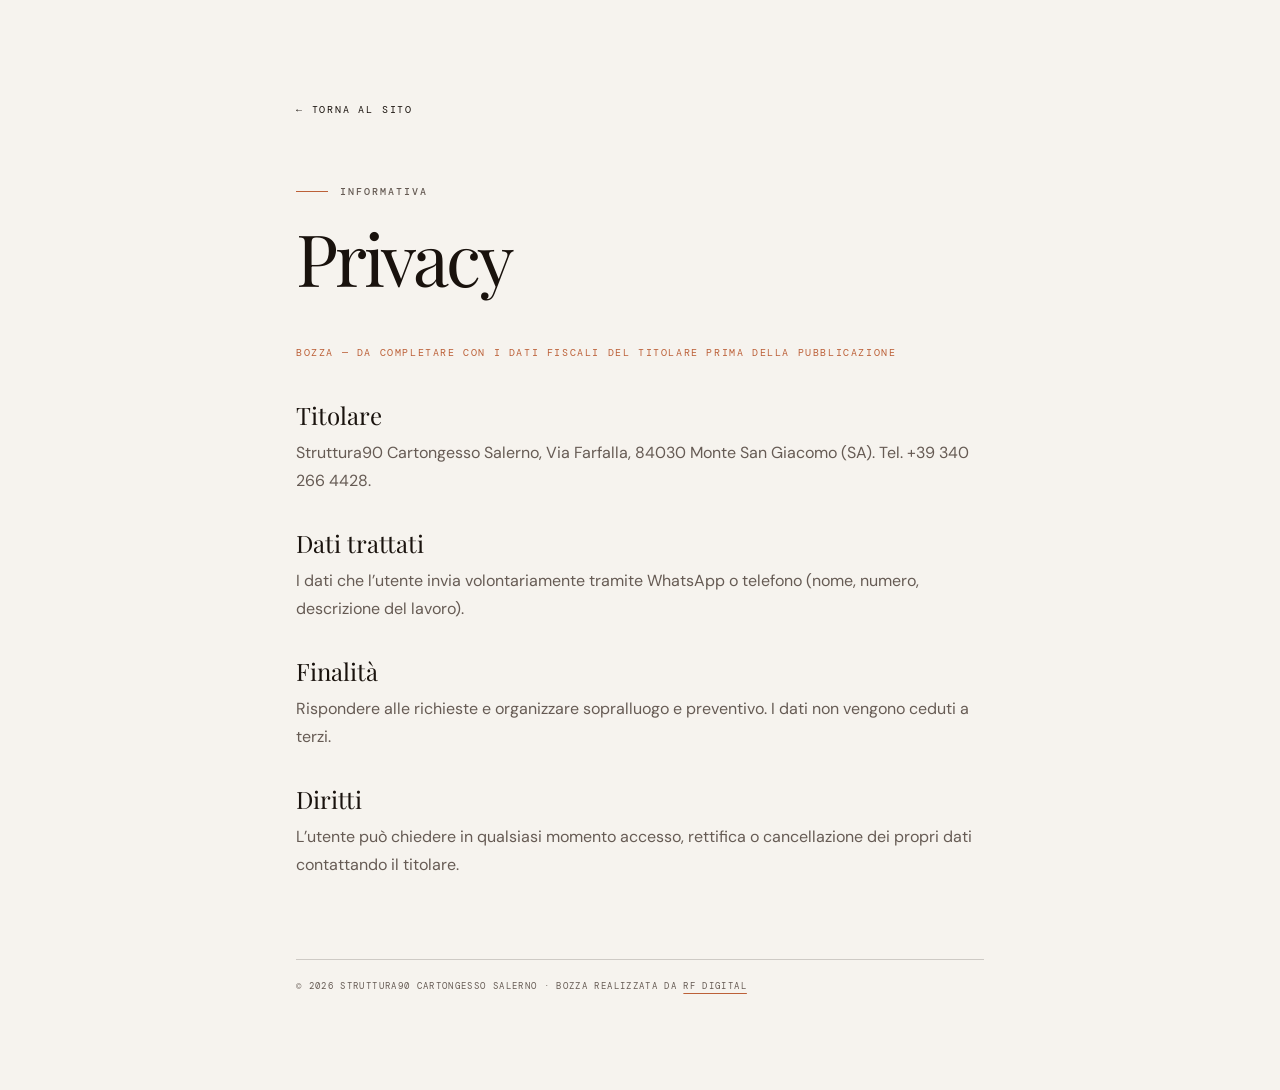
<file: privacy.html>
<!doctype html>
<html lang="it" class="bg-background"><head><meta charset="utf-8"><meta name="viewport" content="width=device-width, initial-scale=1">
<title>Privacy — Struttura90</title><link rel="icon" href="assets/img/icon.svg" type="image/svg+xml"><link rel="stylesheet" href="assets/css/style.css"></head>
<body class="antialiased"><main class="mx-auto max-w-3xl px-5 py-16 md:px-10 md:py-24">
<a href="index.html" class="font-mono text-[10px] uppercase tracking-[0.18em] hover:text-terracotta">← Torna al sito</a>
<p class="eyebrow mb-6 mt-16"><span class="eyebrow-line"></span> Informativa</p>
<h1 class="font-serif text-5xl leading-[0.95] tracking-[-0.045em] md:text-7xl">Privacy</h1>
<div class="mt-12 space-y-8 text-base leading-7 text-muted-foreground">
<p class="font-mono text-[10px] uppercase tracking-[0.16em] text-terracotta">Bozza — da completare con i dati fiscali del titolare prima della pubblicazione</p>
<div><h2 class="mb-2 font-serif text-2xl text-foreground">Titolare</h2><p>Struttura90 Cartongesso Salerno, Via Farfalla, 84030 Monte San Giacomo (SA). Tel. +39 340 266 4428.</p></div>
<div><h2 class="mb-2 font-serif text-2xl text-foreground">Dati trattati</h2><p>I dati che l’utente invia volontariamente tramite WhatsApp o telefono (nome, numero, descrizione del lavoro).</p></div>
<div><h2 class="mb-2 font-serif text-2xl text-foreground">Finalità</h2><p>Rispondere alle richieste e organizzare sopralluogo e preventivo. I dati non vengono ceduti a terzi.</p></div>
<div><h2 class="mb-2 font-serif text-2xl text-foreground">Diritti</h2><p>L’utente può chiedere in qualsiasi momento accesso, rettifica o cancellazione dei propri dati contattando il titolare.</p></div>
</div>
<p class="mt-20 border-t border-border pt-5 font-mono text-[9px] uppercase tracking-[0.15em] text-muted-foreground">© 2026 Struttura90 Cartongesso Salerno · Bozza realizzata da <a href="https://rfdigital.it" target="_blank" rel="noopener" class="underline decoration-terracotta underline-offset-4 hover:text-terracotta">RF Digital</a></p></main></body></html>
</file>
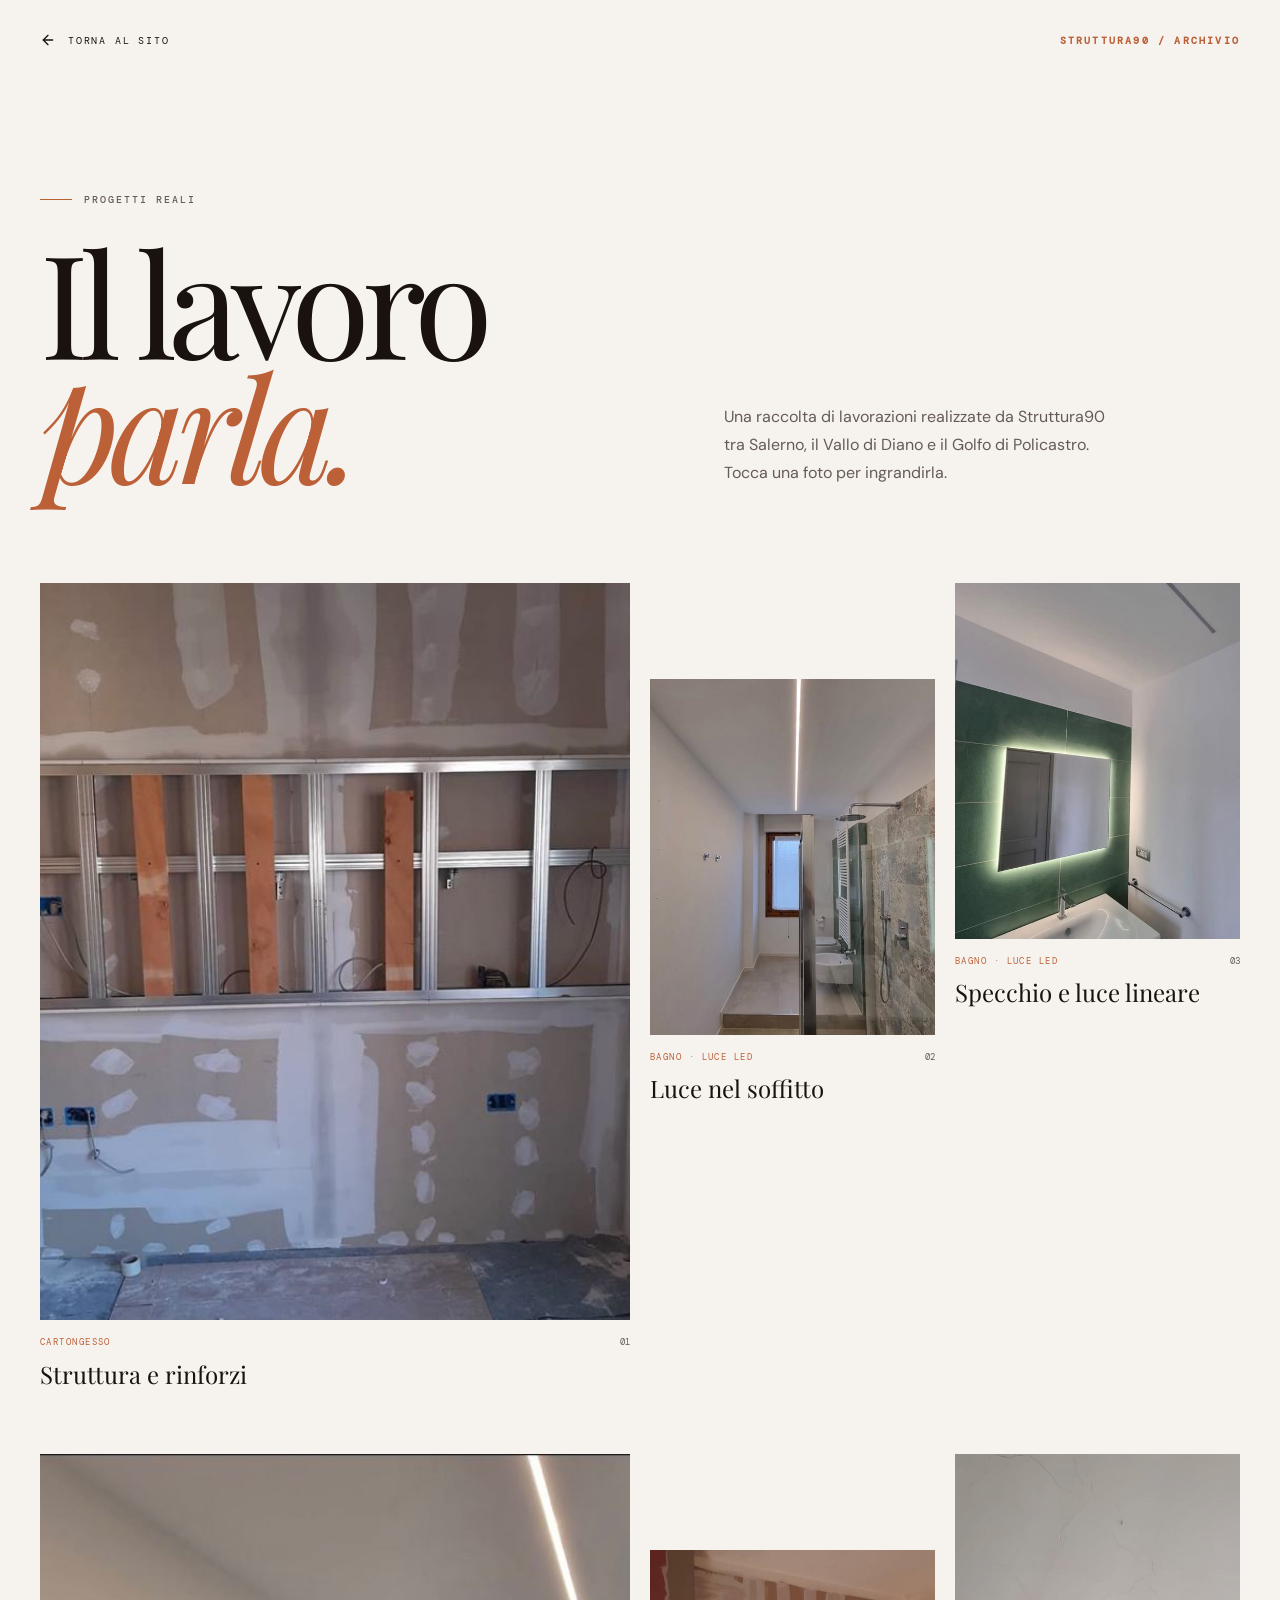
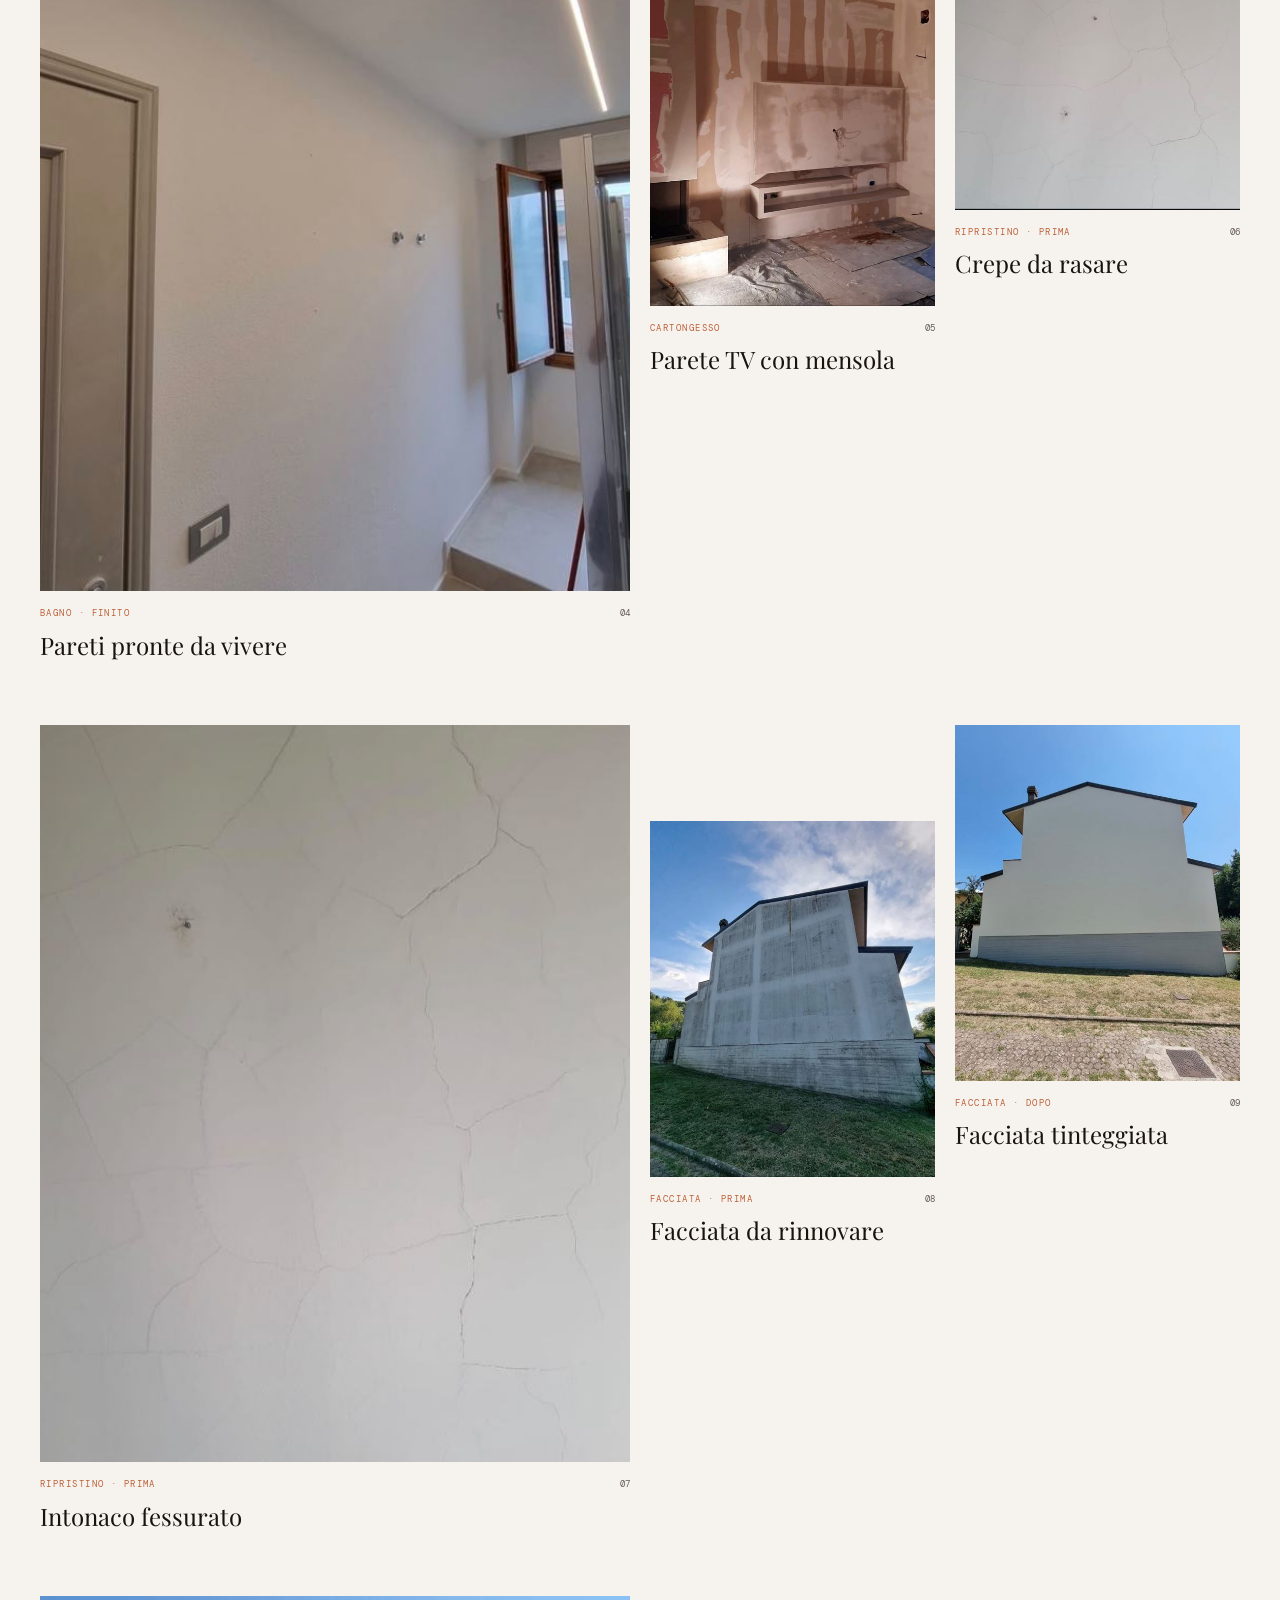
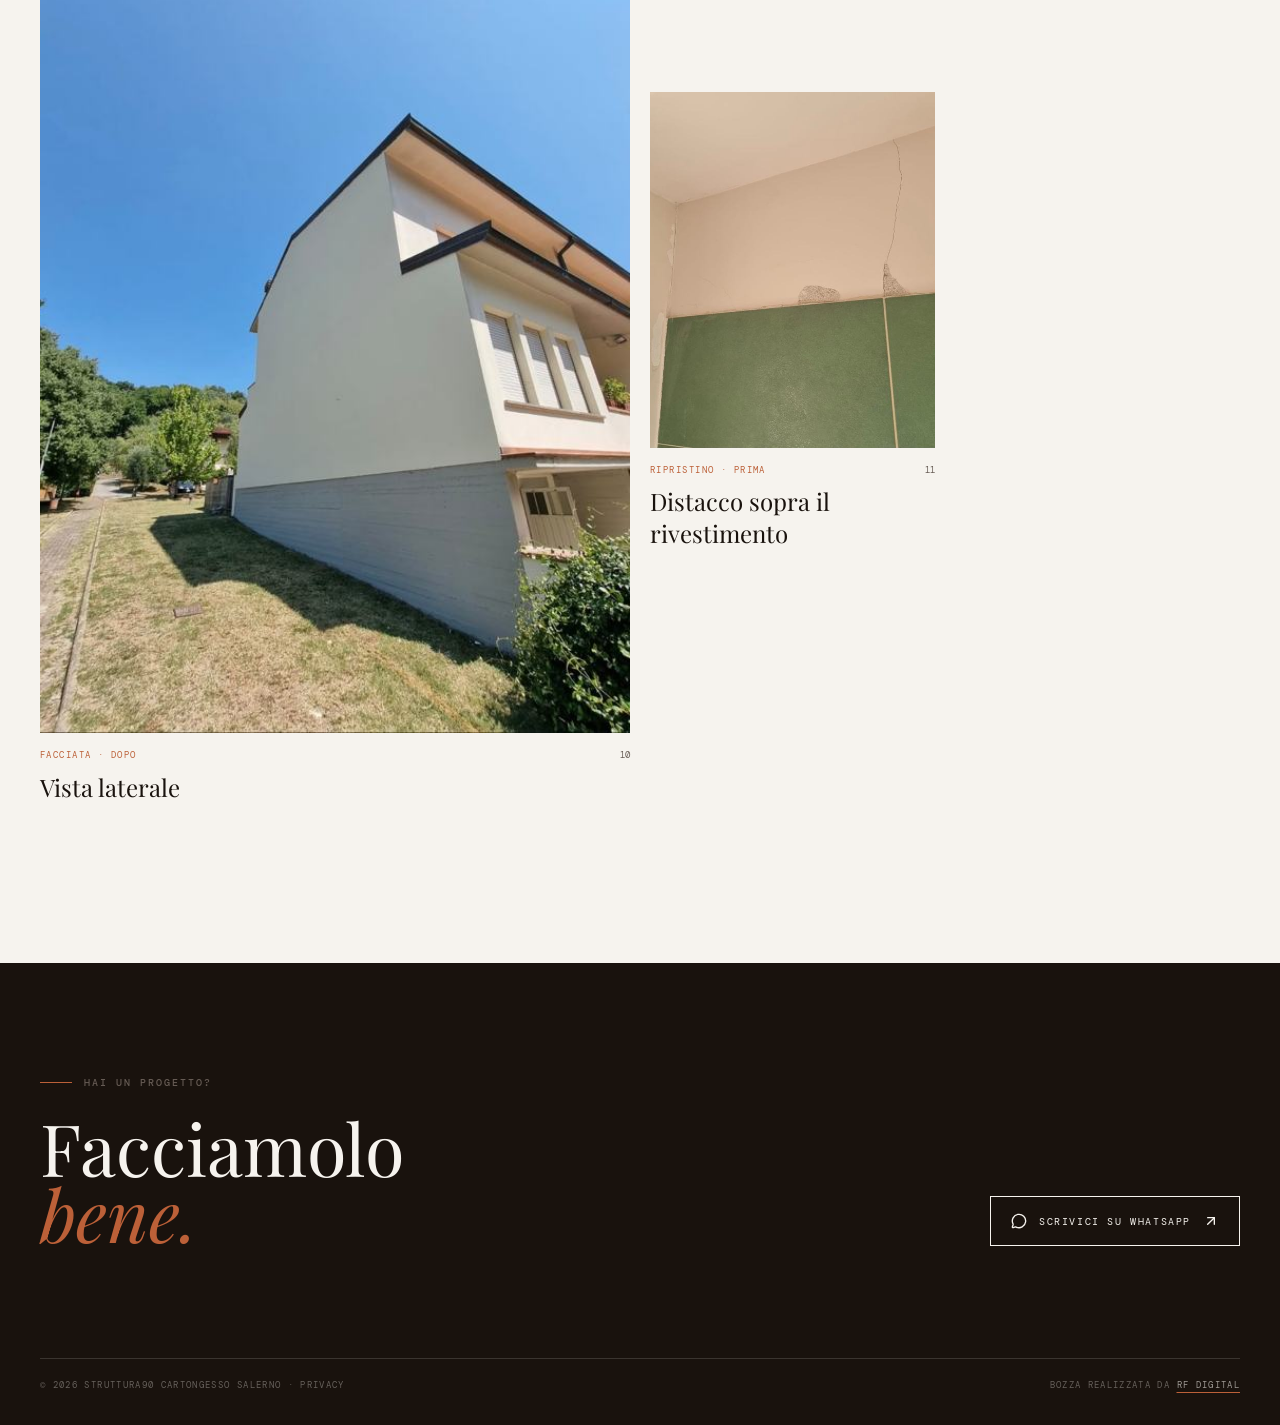
<file: progetti.html>
<!doctype html>
<html lang="it" class="bg-background">
<head>
<meta charset="utf-8">
<meta name="viewport" content="width=device-width, initial-scale=1">
<title>Progetti — Struttura90 Cartongesso Salerno</title>
<meta name="description" content="Archivio dei lavori reali di Struttura90: cartongesso, controsoffitti con LED, tinteggiature, facciate e ripristini tra Salerno, Vallo di Diano e Golfo di Policastro.">
<meta name="theme-color" content="#f1eee7">
<link rel="icon" href="assets/img/icon.svg" type="image/svg+xml">
<link rel="stylesheet" href="assets/css/style.css">
</head>
<body class="antialiased">
<main class="projects-page min-h-screen bg-background text-foreground">
  <header class="mx-auto flex max-w-[1400px] items-center justify-between px-5 py-6 md:px-10 md:py-8"><a href="index.html" class="inline-flex items-center gap-3 font-mono text-[10px] uppercase tracking-[0.18em]"><svg class="ic" aria-hidden="true" xmlns="http://www.w3.org/2000/svg" width="16" height="16" viewBox="0 0 24 24" fill="none" stroke="currentColor" stroke-width="2" stroke-linecap="round" stroke-linejoin="round" ><path d="m12 19-7-7 7-7" /><path d="M19 12H5" /></svg> Torna al sito</a><span class="font-mono text-[10px] font-semibold uppercase tracking-[0.22em] text-terracotta">Struttura90 / Archivio</span></header>
  <section class="mx-auto max-w-[1400px] px-5 pb-16 pt-20 md:px-10 md:pb-24 md:pt-28"><p class="eyebrow mb-8"><span class="eyebrow-line"></span> Progetti reali</p><div class="grid gap-10 md:grid-cols-[1fr_0.8fr] md:items-end"><h1 class="max-w-4xl font-serif text-6xl leading-[0.86] tracking-[-0.06em] md:text-[9rem]">Il lavoro<br><em class="text-terracotta">parla.</em></h1><p class="max-w-sm text-base leading-7 text-muted-foreground">Una raccolta di lavorazioni realizzate da Struttura90 tra Salerno, il Vallo di Diano e il Golfo di Policastro. Tocca una foto per ingrandirla.</p></div></section>
  <section class="mx-auto grid max-w-[1400px] gap-x-5 gap-y-16 px-5 pb-28 md:grid-cols-12 md:px-10 md:pb-40"><article class="project-tile md:col-span-6"><button type="button" class="js-lb block w-full cursor-zoom-in" data-img="assets/img/lavoro-01.jpg" data-cap="Cartongesso — Struttura e rinforzi" aria-label="Ingrandisci: Struttura e rinforzi"><div class="aspect-[4/5] overflow-hidden bg-plaster"><img src="assets/img/lavoro-01-s.jpg" alt="Struttura e rinforzi — Cartongesso" loading="lazy" decoding="async" class="h-full w-full object-cover transition-transform duration-700 hover:scale-[1.04]"></div></button><div class="mt-4 flex items-start justify-between gap-4"><div><p class="font-mono text-[9px] uppercase tracking-[0.16em] text-terracotta">Cartongesso</p><h2 class="mt-2 font-serif text-2xl">Struttura e rinforzi</h2></div><span class="font-mono text-[9px] text-muted-foreground">01</span></div></article><article class="project-tile md:col-span-3 md:mt-24"><button type="button" class="js-lb block w-full cursor-zoom-in" data-img="assets/img/lavoro-02.jpg" data-cap="Bagno · Luce LED — Luce nel soffitto" aria-label="Ingrandisci: Luce nel soffitto"><div class="aspect-[4/5] overflow-hidden bg-plaster"><img src="assets/img/lavoro-02-s.jpg" alt="Luce nel soffitto — Bagno · Luce LED" loading="lazy" decoding="async" class="h-full w-full object-cover transition-transform duration-700 hover:scale-[1.04]"></div></button><div class="mt-4 flex items-start justify-between gap-4"><div><p class="font-mono text-[9px] uppercase tracking-[0.16em] text-terracotta">Bagno · Luce LED</p><h2 class="mt-2 font-serif text-2xl">Luce nel soffitto</h2></div><span class="font-mono text-[9px] text-muted-foreground">02</span></div></article><article class="project-tile md:col-span-3"><button type="button" class="js-lb block w-full cursor-zoom-in" data-img="assets/img/lavoro-03.jpg" data-cap="Bagno · Luce LED — Specchio e luce lineare" aria-label="Ingrandisci: Specchio e luce lineare"><div class="aspect-[4/5] overflow-hidden bg-plaster"><img src="assets/img/lavoro-03-s.jpg" alt="Specchio e luce lineare — Bagno · Luce LED" loading="lazy" decoding="async" class="h-full w-full object-cover transition-transform duration-700 hover:scale-[1.04]"></div></button><div class="mt-4 flex items-start justify-between gap-4"><div><p class="font-mono text-[9px] uppercase tracking-[0.16em] text-terracotta">Bagno · Luce LED</p><h2 class="mt-2 font-serif text-2xl">Specchio e luce lineare</h2></div><span class="font-mono text-[9px] text-muted-foreground">03</span></div></article><article class="project-tile md:col-span-6"><button type="button" class="js-lb block w-full cursor-zoom-in" data-img="assets/img/lavoro-04.jpg" data-cap="Bagno · Finito — Pareti pronte da vivere" aria-label="Ingrandisci: Pareti pronte da vivere"><div class="aspect-[4/5] overflow-hidden bg-plaster"><img src="assets/img/lavoro-04-s.jpg" alt="Pareti pronte da vivere — Bagno · Finito" loading="lazy" decoding="async" class="h-full w-full object-cover transition-transform duration-700 hover:scale-[1.04]"></div></button><div class="mt-4 flex items-start justify-between gap-4"><div><p class="font-mono text-[9px] uppercase tracking-[0.16em] text-terracotta">Bagno · Finito</p><h2 class="mt-2 font-serif text-2xl">Pareti pronte da vivere</h2></div><span class="font-mono text-[9px] text-muted-foreground">04</span></div></article><article class="project-tile md:col-span-3 md:mt-24"><button type="button" class="js-lb block w-full cursor-zoom-in" data-img="assets/img/lavoro-05.jpg" data-cap="Cartongesso — Parete TV con mensola" aria-label="Ingrandisci: Parete TV con mensola"><div class="aspect-[4/5] overflow-hidden bg-plaster"><img src="assets/img/lavoro-05-s.jpg" alt="Parete TV con mensola — Cartongesso" loading="lazy" decoding="async" class="h-full w-full object-cover transition-transform duration-700 hover:scale-[1.04]"></div></button><div class="mt-4 flex items-start justify-between gap-4"><div><p class="font-mono text-[9px] uppercase tracking-[0.16em] text-terracotta">Cartongesso</p><h2 class="mt-2 font-serif text-2xl">Parete TV con mensola</h2></div><span class="font-mono text-[9px] text-muted-foreground">05</span></div></article><article class="project-tile md:col-span-3"><button type="button" class="js-lb block w-full cursor-zoom-in" data-img="assets/img/lavoro-06.jpg" data-cap="Ripristino · Prima — Crepe da rasare" aria-label="Ingrandisci: Crepe da rasare"><div class="aspect-[4/5] overflow-hidden bg-plaster"><img src="assets/img/lavoro-06-s.jpg" alt="Crepe da rasare — Ripristino · Prima" loading="lazy" decoding="async" class="h-full w-full object-cover transition-transform duration-700 hover:scale-[1.04]"></div></button><div class="mt-4 flex items-start justify-between gap-4"><div><p class="font-mono text-[9px] uppercase tracking-[0.16em] text-terracotta">Ripristino · Prima</p><h2 class="mt-2 font-serif text-2xl">Crepe da rasare</h2></div><span class="font-mono text-[9px] text-muted-foreground">06</span></div></article><article class="project-tile md:col-span-6"><button type="button" class="js-lb block w-full cursor-zoom-in" data-img="assets/img/lavoro-07.jpg" data-cap="Ripristino · Prima — Intonaco fessurato" aria-label="Ingrandisci: Intonaco fessurato"><div class="aspect-[4/5] overflow-hidden bg-plaster"><img src="assets/img/lavoro-07-s.jpg" alt="Intonaco fessurato — Ripristino · Prima" loading="lazy" decoding="async" class="h-full w-full object-cover transition-transform duration-700 hover:scale-[1.04]"></div></button><div class="mt-4 flex items-start justify-between gap-4"><div><p class="font-mono text-[9px] uppercase tracking-[0.16em] text-terracotta">Ripristino · Prima</p><h2 class="mt-2 font-serif text-2xl">Intonaco fessurato</h2></div><span class="font-mono text-[9px] text-muted-foreground">07</span></div></article><article class="project-tile md:col-span-3 md:mt-24"><button type="button" class="js-lb block w-full cursor-zoom-in" data-img="assets/img/lavoro-08.jpg" data-cap="Facciata · Prima — Facciata da rinnovare" aria-label="Ingrandisci: Facciata da rinnovare"><div class="aspect-[4/5] overflow-hidden bg-plaster"><img src="assets/img/lavoro-08-s.jpg" alt="Facciata da rinnovare — Facciata · Prima" loading="lazy" decoding="async" class="h-full w-full object-cover transition-transform duration-700 hover:scale-[1.04]"></div></button><div class="mt-4 flex items-start justify-between gap-4"><div><p class="font-mono text-[9px] uppercase tracking-[0.16em] text-terracotta">Facciata · Prima</p><h2 class="mt-2 font-serif text-2xl">Facciata da rinnovare</h2></div><span class="font-mono text-[9px] text-muted-foreground">08</span></div></article><article class="project-tile md:col-span-3"><button type="button" class="js-lb block w-full cursor-zoom-in" data-img="assets/img/lavoro-09.jpg" data-cap="Facciata · Dopo — Facciata tinteggiata" aria-label="Ingrandisci: Facciata tinteggiata"><div class="aspect-[4/5] overflow-hidden bg-plaster"><img src="assets/img/lavoro-09-s.jpg" alt="Facciata tinteggiata — Facciata · Dopo" loading="lazy" decoding="async" class="h-full w-full object-cover transition-transform duration-700 hover:scale-[1.04]"></div></button><div class="mt-4 flex items-start justify-between gap-4"><div><p class="font-mono text-[9px] uppercase tracking-[0.16em] text-terracotta">Facciata · Dopo</p><h2 class="mt-2 font-serif text-2xl">Facciata tinteggiata</h2></div><span class="font-mono text-[9px] text-muted-foreground">09</span></div></article><article class="project-tile md:col-span-6"><button type="button" class="js-lb block w-full cursor-zoom-in" data-img="assets/img/lavoro-10.jpg" data-cap="Facciata · Dopo — Vista laterale" aria-label="Ingrandisci: Vista laterale"><div class="aspect-[4/5] overflow-hidden bg-plaster"><img src="assets/img/lavoro-10-s.jpg" alt="Vista laterale — Facciata · Dopo" loading="lazy" decoding="async" class="h-full w-full object-cover transition-transform duration-700 hover:scale-[1.04]"></div></button><div class="mt-4 flex items-start justify-between gap-4"><div><p class="font-mono text-[9px] uppercase tracking-[0.16em] text-terracotta">Facciata · Dopo</p><h2 class="mt-2 font-serif text-2xl">Vista laterale</h2></div><span class="font-mono text-[9px] text-muted-foreground">10</span></div></article><article class="project-tile md:col-span-3 md:mt-24"><button type="button" class="js-lb block w-full cursor-zoom-in" data-img="assets/img/lavoro-11.jpg" data-cap="Ripristino · Prima — Distacco sopra il rivestimento" aria-label="Ingrandisci: Distacco sopra il rivestimento"><div class="aspect-[4/5] overflow-hidden bg-plaster"><img src="assets/img/lavoro-11-s.jpg" alt="Distacco sopra il rivestimento — Ripristino · Prima" loading="lazy" decoding="async" class="h-full w-full object-cover transition-transform duration-700 hover:scale-[1.04]"></div></button><div class="mt-4 flex items-start justify-between gap-4"><div><p class="font-mono text-[9px] uppercase tracking-[0.16em] text-terracotta">Ripristino · Prima</p><h2 class="mt-2 font-serif text-2xl">Distacco sopra il rivestimento</h2></div><span class="font-mono text-[9px] text-muted-foreground">11</span></div></article></section>
  <section class="bg-ink px-5 py-20 text-background md:px-10 md:py-28"><div class="mx-auto flex max-w-[1400px] flex-col justify-between gap-10 md:flex-row md:items-end"><div><p class="eyebrow mb-6 text-background/55"><span class="eyebrow-line bg-terracotta"></span> Hai un progetto?</p><h2 class="max-w-2xl font-serif text-5xl leading-[0.92] md:text-7xl">Facciamolo<br><em class="text-terracotta">bene.</em></h2></div><a href="#" data-wa="Buongiorno, ho visto i vostri lavori e vorrei un sopralluogo." class="inline-flex items-center gap-3 border border-background px-5 py-4 font-mono text-[10px] uppercase tracking-[0.16em] transition-colors hover:bg-background hover:text-ink"><svg class="ic" aria-hidden="true" xmlns="http://www.w3.org/2000/svg" width="16" height="16" viewBox="0 0 24 24" fill="none" stroke="currentColor" stroke-width="2" stroke-linecap="round" stroke-linejoin="round" ><path d="M2.992 16.342a2 2 0 0 1 .094 1.167l-1.065 3.29a1 1 0 0 0 1.236 1.168l3.413-.998a2 2 0 0 1 1.099.092 10 10 0 1 0-4.777-4.719" /></svg> Scrivici su WhatsApp <svg class="ic" aria-hidden="true" xmlns="http://www.w3.org/2000/svg" width="16" height="16" viewBox="0 0 24 24" fill="none" stroke="currentColor" stroke-width="2" stroke-linecap="round" stroke-linejoin="round" ><path d="M7 7h10v10" /><path d="M7 17 17 7" /></svg></a></div></section>
  <footer class="bg-ink px-5 pb-8 text-background md:px-10"><div class="mx-auto flex max-w-[1400px] flex-col justify-between gap-4 border-t border-background/15 pt-5 font-mono text-[9px] uppercase tracking-[0.15em] text-background/35 md:flex-row"><span>© <span class="js-year">2026</span> Struttura90 Cartongesso Salerno · <a href="privacy.html" class="hover:text-background">Privacy</a></span><span>Bozza realizzata da <a href="https://rfdigital.it" target="_blank" rel="noopener" class="text-background/60 underline decoration-terracotta underline-offset-4 hover:text-terracotta">RF Digital</a></span></div></footer>
</main>

<div class="lb" id="lb" role="dialog" aria-modal="true" aria-label="Foto ingrandita">
  <button class="lb-x" aria-label="Chiudi"><svg class="ic" aria-hidden="true" xmlns="http://www.w3.org/2000/svg" width="20" height="20" viewBox="0 0 24 24" fill="none" stroke="currentColor" stroke-width="1.6" stroke-linecap="round" stroke-linejoin="round" ><path d="M18 6 6 18" /><path d="m6 6 12 12" /></svg></button>
  <button class="lb-p" aria-label="Precedente"><svg class="ic" aria-hidden="true" xmlns="http://www.w3.org/2000/svg" width="20" height="20" viewBox="0 0 24 24" fill="none" stroke="currentColor" stroke-width="1.6" stroke-linecap="round" stroke-linejoin="round" ><path d="m12 19-7-7 7-7" /><path d="M19 12H5" /></svg></button>
  <figure class="flex flex-col items-center gap-4"><img id="lb-img" alt=""><figcaption class="text-center font-mono text-[10px] uppercase tracking-[0.16em] text-background/70"><span id="lb-cap"></span></figcaption></figure>
  <button class="lb-n" aria-label="Successiva"><span style="display:inline-block;transform:rotate(180deg)"><svg class="ic" aria-hidden="true" xmlns="http://www.w3.org/2000/svg" width="20" height="20" viewBox="0 0 24 24" fill="none" stroke="currentColor" stroke-width="1.6" stroke-linecap="round" stroke-linejoin="round" ><path d="m12 19-7-7 7-7" /><path d="M19 12H5" /></svg></span></button>
</div>

<nav class="mbar" aria-label="Contatti rapidi"><a href="tel:+393402664428" class="bg-background text-foreground"><svg class="ic" aria-hidden="true" xmlns="http://www.w3.org/2000/svg" width="15" height="15" viewBox="0 0 24 24" fill="none" stroke="currentColor" stroke-width="1.6" stroke-linecap="round" stroke-linejoin="round" ><path d="M13.832 16.568a1 1 0 0 0 1.213-.303l.355-.465A2 2 0 0 1 17 15h3a2 2 0 0 1 2 2v3a2 2 0 0 1-2 2A18 18 0 0 1 2 4a2 2 0 0 1 2-2h3a2 2 0 0 1 2 2v3a2 2 0 0 1-.8 1.6l-.468.351a1 1 0 0 0-.292 1.233 14 14 0 0 0 6.392 6.384" /></svg> Chiama</a><a href="#" data-wa="Buongiorno, vorrei un sopralluogo." class="bg-terracotta text-background"><svg class="ic" aria-hidden="true" xmlns="http://www.w3.org/2000/svg" width="15" height="15" viewBox="0 0 24 24" fill="none" stroke="currentColor" stroke-width="1.6" stroke-linecap="round" stroke-linejoin="round" ><path d="M2.992 16.342a2 2 0 0 1 .094 1.167l-1.065 3.29a1 1 0 0 0 1.236 1.168l3.413-.998a2 2 0 0 1 1.099.092 10 10 0 1 0-4.777-4.719" /></svg> WhatsApp</a></nav>
<script src="assets/js/main.js" defer></script>
</body>
</html>
</file>
<file: assets/css/style.css>
/*! tailwindcss v4.3.3 | MIT License | https://tailwindcss.com */
@layer properties{@supports (((-webkit-hyphens:none)) and (not (margin-trim:inline))) or ((-moz-orient:inline) and (not (color:rgb(from red r g b)))){*,:before,:after,::backdrop{--tw-rotate-x:initial;--tw-rotate-y:initial;--tw-rotate-z:initial;--tw-skew-x:initial;--tw-skew-y:initial;--tw-space-y-reverse:0;--tw-border-style:solid;--tw-leading:initial;--tw-font-weight:initial;--tw-tracking:initial;--tw-blur:initial;--tw-brightness:initial;--tw-contrast:initial;--tw-grayscale:initial;--tw-hue-rotate:initial;--tw-invert:initial;--tw-opacity:initial;--tw-saturate:initial;--tw-sepia:initial;--tw-drop-shadow:initial;--tw-drop-shadow-color:initial;--tw-drop-shadow-alpha:100%;--tw-drop-shadow-size:initial;--tw-backdrop-blur:initial;--tw-backdrop-brightness:initial;--tw-backdrop-contrast:initial;--tw-backdrop-grayscale:initial;--tw-backdrop-hue-rotate:initial;--tw-backdrop-invert:initial;--tw-backdrop-opacity:initial;--tw-backdrop-saturate:initial;--tw-backdrop-sepia:initial;--tw-duration:initial;--tw-ease:initial;--tw-translate-x:0;--tw-translate-y:0;--tw-translate-z:0}}}@layer theme{:root,:host{--spacing:.25rem;--container-xs:20rem;--container-sm:24rem;--container-md:28rem;--container-lg:32rem;--container-xl:36rem;--container-2xl:42rem;--container-3xl:48rem;--container-4xl:56rem;--text-xs:.75rem;--text-xs--line-height:calc(1 / .75);--text-sm:.875rem;--text-sm--line-height:calc(1.25 / .875);--text-base:1rem;--text-base--line-height:calc(1.5 / 1);--text-lg:1.125rem;--text-lg--line-height:calc(1.75 / 1.125);--text-2xl:1.5rem;--text-2xl--line-height:calc(2 / 1.5);--text-3xl:1.875rem;--text-3xl--line-height:calc(2.25 / 1.875);--text-4xl:2.25rem;--text-4xl--line-height:calc(2.5 / 2.25);--text-5xl:3rem;--text-5xl--line-height:1;--text-6xl:3.75rem;--text-6xl--line-height:1;--text-7xl:4.5rem;--text-7xl--line-height:1;--text-8xl:6rem;--text-8xl--line-height:1;--font-weight-medium:500;--font-weight-semibold:600;--leading-tight:1.25;--ease-in-out:cubic-bezier(.4, 0, .2, 1);--default-transition-duration:.15s;--default-transition-timing-function:cubic-bezier(.4, 0, .2, 1);--default-font-family:"DM Sans", sans-serif;--default-mono-font-family:"DM Mono", monospace}}@layer base{*,:after,:before,::backdrop{box-sizing:border-box;border:0 solid;margin:0;padding:0}::file-selector-button{box-sizing:border-box;border:0 solid;margin:0;padding:0}html,:host{-webkit-text-size-adjust:100%;tab-size:4;line-height:1.5;font-family:var(--default-font-family,-apple-system, BlinkMacSystemFont, "Segoe UI", Roboto, "Helvetica Neue", "Noto Sans", Arial, sans-serif, "Apple Color Emoji", "Segoe UI Emoji", "Segoe UI Symbol", "Noto Color Emoji");font-feature-settings:var(--default-font-feature-settings,normal);font-variation-settings:var(--default-font-variation-settings,normal);-webkit-tap-highlight-color:transparent}hr{height:0;color:inherit;border-top-width:1px}abbr:where([title]){-webkit-text-decoration:underline dotted;text-decoration:underline dotted}h1,h2,h3,h4,h5,h6{font-size:inherit;font-weight:inherit}a{color:inherit;-webkit-text-decoration:inherit;-webkit-text-decoration:inherit;-webkit-text-decoration:inherit;text-decoration:inherit}b,strong{font-weight:bolder}code,kbd,samp,pre{font-family:var(--default-mono-font-family,ui-monospace, SFMono-Regular, Menlo, Monaco, Consolas, "Liberation Mono", "Courier New", monospace);font-feature-settings:var(--default-mono-font-feature-settings,normal);font-variation-settings:var(--default-mono-font-variation-settings,normal);font-size:1em}small{font-size:80%}sub,sup{vertical-align:baseline;font-size:75%;line-height:0;position:relative}sub{bottom:-.25em}sup{top:-.5em}table{text-indent:0;border-color:inherit;border-collapse:collapse}:-moz-focusring:where(:not(iframe)){outline:auto}progress{vertical-align:baseline}summary{display:list-item}ol,ul,menu{list-style:none}img,svg,video,canvas,audio,iframe,embed,object{vertical-align:middle;display:block}img,video{max-width:100%;height:auto}button,input,select,optgroup,textarea{font:inherit;font-feature-settings:inherit;font-variation-settings:inherit;letter-spacing:inherit;color:inherit;opacity:1;background-color:#0000;border-radius:0}::file-selector-button{font:inherit;font-feature-settings:inherit;font-variation-settings:inherit;letter-spacing:inherit;color:inherit;opacity:1;background-color:#0000;border-radius:0}:where(select:is([multiple],[size])) optgroup{font-weight:bolder}:where(select:is([multiple],[size])) optgroup option{padding-inline-start:20px}::file-selector-button{margin-inline-end:4px}::placeholder{opacity:1}@supports (not ((-webkit-appearance:-apple-pay-button))) or (contain-intrinsic-size:1px){::placeholder{color:currentColor}@supports (color:color-mix(in lab, red, red)){::placeholder{color:color-mix(in oklab, currentcolor 50%, transparent)}}}textarea{resize:vertical}::-webkit-search-decoration{-webkit-appearance:none}::-webkit-date-and-time-value{min-height:1lh;text-align:inherit}::-webkit-datetime-edit{display:inline-flex}::-webkit-datetime-edit-fields-wrapper{padding:0}::-webkit-datetime-edit{padding-block:0}::-webkit-datetime-edit-year-field{padding-block:0}::-webkit-datetime-edit-month-field{padding-block:0}::-webkit-datetime-edit-day-field{padding-block:0}::-webkit-datetime-edit-hour-field{padding-block:0}::-webkit-datetime-edit-minute-field{padding-block:0}::-webkit-datetime-edit-second-field{padding-block:0}::-webkit-datetime-edit-millisecond-field{padding-block:0}::-webkit-datetime-edit-meridiem-field{padding-block:0}::-webkit-calendar-picker-indicator{line-height:1}:-moz-ui-invalid{box-shadow:none}button,input:where([type=button],[type=reset],[type=submit]){appearance:button}::file-selector-button{appearance:button}::-webkit-inner-spin-button{height:auto}::-webkit-outer-spin-button{height:auto}[hidden]:where(:not([hidden=until-found])){display:none!important}*{border-color:var(--border);outline-color:var(--ring)}@supports (color:color-mix(in lab, red, red)){*{outline-color:color-mix(in oklab, var(--ring) 50%, transparent)}}html{scroll-behavior:smooth}body{background-color:var(--background);color:var(--foreground);font-family:DM Sans,sans-serif}svg.ic{flex-shrink:0;display:inline-block}}@layer components;@layer utilities{.pointer-events-none{pointer-events:none}.absolute{position:absolute}.relative{position:relative}.top-0{top:0}.top-32{top:calc(var(--spacing) * 32)}.right-0{right:0}.right-5{right:calc(var(--spacing) * 5)}.bottom-0{bottom:0}.bottom-5{bottom:calc(var(--spacing) * 5)}.left-0{left:0}.left-5{left:calc(var(--spacing) * 5)}.z-50{z-index:50}.mx-4{margin-inline:calc(var(--spacing) * 4)}.mx-auto{margin-inline:auto}.mt-0\.5{margin-top:calc(var(--spacing) * .5)}.mt-2{margin-top:calc(var(--spacing) * 2)}.mt-3{margin-top:calc(var(--spacing) * 3)}.mt-4{margin-top:calc(var(--spacing) * 4)}.mt-5{margin-top:calc(var(--spacing) * 5)}.mt-6{margin-top:calc(var(--spacing) * 6)}.mt-8{margin-top:calc(var(--spacing) * 8)}.mt-10{margin-top:calc(var(--spacing) * 10)}.mt-12{margin-top:calc(var(--spacing) * 12)}.mt-14{margin-top:calc(var(--spacing) * 14)}.mt-16{margin-top:calc(var(--spacing) * 16)}.mt-20{margin-top:calc(var(--spacing) * 20)}.mr-6{margin-right:calc(var(--spacing) * 6)}.mb-1{margin-bottom:var(--spacing)}.mb-2{margin-bottom:calc(var(--spacing) * 2)}.mb-3{margin-bottom:calc(var(--spacing) * 3)}.mb-4{margin-bottom:calc(var(--spacing) * 4)}.mb-6{margin-bottom:calc(var(--spacing) * 6)}.mb-7{margin-bottom:calc(var(--spacing) * 7)}.mb-8{margin-bottom:calc(var(--spacing) * 8)}.mb-10{margin-bottom:calc(var(--spacing) * 10)}.mb-14{margin-bottom:calc(var(--spacing) * 14)}.mb-16{margin-bottom:calc(var(--spacing) * 16)}.ml-5{margin-left:calc(var(--spacing) * 5)}.ml-auto{margin-left:auto}.block{display:block}.flex{display:flex}.grid{display:grid}.hidden{display:none}.inline-flex{display:inline-flex}.aspect-\[4\/5\]{aspect-ratio:4/5}.h-\[112\%\]{height:112%}.h-\[300px\]{height:300px}.h-full{height:100%}.min-h-\[780px\]{min-height:780px}.min-h-screen{min-height:100vh}.w-full{width:100%}.max-w-2xl{max-width:var(--container-2xl)}.max-w-3xl{max-width:var(--container-3xl)}.max-w-4xl{max-width:var(--container-4xl)}.max-w-\[1400px\]{max-width:1400px}.max-w-lg{max-width:var(--container-lg)}.max-w-md{max-width:var(--container-md)}.max-w-sm{max-width:var(--container-sm)}.max-w-xl{max-width:var(--container-xl)}.max-w-xs{max-width:var(--container-xs)}.shrink-0{flex-shrink:0}.transform{transform:var(--tw-rotate-x,) var(--tw-rotate-y,) var(--tw-rotate-z,) var(--tw-skew-x,) var(--tw-skew-y,)}.cursor-zoom-in{cursor:zoom-in}.resize{resize:both}.grid-cols-1{grid-template-columns:repeat(1,minmax(0,1fr))}.flex-col{flex-direction:column}.flex-wrap{flex-wrap:wrap}.content-end{align-content:flex-end}.items-center{align-items:center}.items-start{align-items:flex-start}.justify-between{justify-content:space-between}.justify-center{justify-content:center}.justify-end{justify-content:flex-end}.gap-2{gap:calc(var(--spacing) * 2)}.gap-3{gap:calc(var(--spacing) * 3)}.gap-4{gap:calc(var(--spacing) * 4)}.gap-5{gap:calc(var(--spacing) * 5)}.gap-6{gap:calc(var(--spacing) * 6)}.gap-8{gap:calc(var(--spacing) * 8)}.gap-10{gap:calc(var(--spacing) * 10)}.gap-12{gap:calc(var(--spacing) * 12)}.gap-14{gap:calc(var(--spacing) * 14)}.gap-16{gap:calc(var(--spacing) * 16)}:where(.space-y-3>:not(:last-child)){--tw-space-y-reverse:0;margin-block-start:calc(calc(var(--spacing) * 3) * var(--tw-space-y-reverse));margin-block-end:calc(calc(var(--spacing) * 3) * calc(1 - var(--tw-space-y-reverse)))}:where(.space-y-8>:not(:last-child)){--tw-space-y-reverse:0;margin-block-start:calc(calc(var(--spacing) * 8) * var(--tw-space-y-reverse));margin-block-end:calc(calc(var(--spacing) * 8) * calc(1 - var(--tw-space-y-reverse)))}.gap-x-5{column-gap:calc(var(--spacing) * 5)}.gap-x-8{column-gap:calc(var(--spacing) * 8)}.gap-y-3{row-gap:calc(var(--spacing) * 3)}.gap-y-16{row-gap:calc(var(--spacing) * 16)}.overflow-hidden{overflow:hidden}.overflow-x-clip{overflow-x:clip}.border{border-style:var(--tw-border-style);border-width:1px}.border-y{border-block-style:var(--tw-border-style);border-block-width:1px}.border-t{border-top-style:var(--tw-border-style);border-top-width:1px}.border-b{border-bottom-style:var(--tw-border-style);border-bottom-width:1px}.border-background,.border-background\/10{border-color:var(--background)}@supports (color:color-mix(in lab, red, red)){.border-background\/10{border-color:color-mix(in oklab, var(--background) 10%, transparent)}}.border-background\/15{border-color:var(--background)}@supports (color:color-mix(in lab, red, red)){.border-background\/15{border-color:color-mix(in oklab, var(--background) 15%, transparent)}}.border-background\/20{border-color:var(--background)}@supports (color:color-mix(in lab, red, red)){.border-background\/20{border-color:color-mix(in oklab, var(--background) 20%, transparent)}}.border-background\/40{border-color:var(--background)}@supports (color:color-mix(in lab, red, red)){.border-background\/40{border-color:color-mix(in oklab, var(--background) 40%, transparent)}}.border-border{border-color:var(--border)}.border-foreground,.border-foreground\/20{border-color:var(--foreground)}@supports (color:color-mix(in lab, red, red)){.border-foreground\/20{border-color:color-mix(in oklab, var(--foreground) 20%, transparent)}}.border-terracotta{border-color:var(--terracotta)}.bg-background{background-color:var(--background)}.bg-ink{background-color:var(--ink)}.bg-plaster{background-color:var(--plaster)}.bg-terracotta,.bg-terracotta\/20{background-color:var(--terracotta)}@supports (color:color-mix(in lab, red, red)){.bg-terracotta\/20{background-color:color-mix(in oklab, var(--terracotta) 20%, transparent)}}.object-cover{object-fit:cover}.object-center{object-position:center}.p-5{padding:calc(var(--spacing) * 5)}.p-6{padding:calc(var(--spacing) * 6)}.px-4{padding-inline:calc(var(--spacing) * 4)}.px-5{padding-inline:calc(var(--spacing) * 5)}.py-3{padding-block:calc(var(--spacing) * 3)}.py-4{padding-block:calc(var(--spacing) * 4)}.py-5{padding-block:calc(var(--spacing) * 5)}.py-6{padding-block:calc(var(--spacing) * 6)}.py-8{padding-block:calc(var(--spacing) * 8)}.py-12{padding-block:calc(var(--spacing) * 12)}.py-16{padding-block:calc(var(--spacing) * 16)}.py-20{padding-block:calc(var(--spacing) * 20)}.py-24{padding-block:calc(var(--spacing) * 24)}.pt-5{padding-top:calc(var(--spacing) * 5)}.pt-6{padding-top:calc(var(--spacing) * 6)}.pt-20{padding-top:calc(var(--spacing) * 20)}.pt-36{padding-top:calc(var(--spacing) * 36)}.pb-1{padding-bottom:var(--spacing)}.pb-2{padding-bottom:calc(var(--spacing) * 2)}.pb-8{padding-bottom:calc(var(--spacing) * 8)}.pb-12{padding-bottom:calc(var(--spacing) * 12)}.pb-16{padding-bottom:calc(var(--spacing) * 16)}.pb-28{padding-bottom:calc(var(--spacing) * 28)}.text-center{text-align:center}.font-mono{font-family:DM Mono,monospace}.font-serif{font-family:Playfair Display,Georgia,serif}.text-2xl{font-size:var(--text-2xl);line-height:var(--tw-leading,var(--text-2xl--line-height))}.text-3xl{font-size:var(--text-3xl);line-height:var(--tw-leading,var(--text-3xl--line-height))}.text-4xl{font-size:var(--text-4xl);line-height:var(--tw-leading,var(--text-4xl--line-height))}.text-5xl{font-size:var(--text-5xl);line-height:var(--tw-leading,var(--text-5xl--line-height))}.text-6xl{font-size:var(--text-6xl);line-height:var(--tw-leading,var(--text-6xl--line-height))}.text-base{font-size:var(--text-base);line-height:var(--tw-leading,var(--text-base--line-height))}.text-sm{font-size:var(--text-sm);line-height:var(--tw-leading,var(--text-sm--line-height))}.text-xs{font-size:var(--text-xs);line-height:var(--tw-leading,var(--text-xs--line-height))}.text-\[9px\]{font-size:9px}.text-\[10px\]{font-size:10px}.text-\[11px\]{font-size:11px}.text-\[clamp\(4\.2rem\,10vw\,9\.5rem\)\]{font-size:clamp(4.2rem,10vw,9.5rem)}.leading-5{--tw-leading:calc(var(--spacing) * 5);line-height:calc(var(--spacing) * 5)}.leading-6{--tw-leading:calc(var(--spacing) * 6);line-height:calc(var(--spacing) * 6)}.leading-7{--tw-leading:calc(var(--spacing) * 7);line-height:calc(var(--spacing) * 7)}.leading-\[0\.83\]{--tw-leading:.83;line-height:.83}.leading-\[0\.86\]{--tw-leading:.86;line-height:.86}.leading-\[0\.87\]{--tw-leading:.87;line-height:.87}.leading-\[0\.92\]{--tw-leading:.92;line-height:.92}.leading-\[0\.94\]{--tw-leading:.94;line-height:.94}.leading-\[0\.95\]{--tw-leading:.95;line-height:.95}.leading-none{--tw-leading:1;line-height:1}.leading-tight{--tw-leading:var(--leading-tight);line-height:var(--leading-tight)}.font-semibold{--tw-font-weight:var(--font-weight-semibold);font-weight:var(--font-weight-semibold)}.tracking-\[-0\.03em\]{--tw-tracking:-.03em;letter-spacing:-.03em}.tracking-\[-0\.04em\]{--tw-tracking:-.04em;letter-spacing:-.04em}.tracking-\[-0\.06em\]{--tw-tracking:-.06em;letter-spacing:-.06em}.tracking-\[-0\.045em\]{--tw-tracking:-.045em;letter-spacing:-.045em}.tracking-\[-0\.065em\]{--tw-tracking:-.065em;letter-spacing:-.065em}.tracking-\[0\.2em\]{--tw-tracking:.2em;letter-spacing:.2em}.tracking-\[0\.13em\]{--tw-tracking:.13em;letter-spacing:.13em}.tracking-\[0\.15em\]{--tw-tracking:.15em;letter-spacing:.15em}.tracking-\[0\.16em\]{--tw-tracking:.16em;letter-spacing:.16em}.tracking-\[0\.18em\]{--tw-tracking:.18em;letter-spacing:.18em}.tracking-\[0\.22em\]{--tw-tracking:.22em;letter-spacing:.22em}.tracking-\[0\.25em\]{--tw-tracking:.25em;letter-spacing:.25em}.tracking-\[0\.26em\]{--tw-tracking:.26em;letter-spacing:.26em}.text-pretty{text-wrap:pretty}.text-background,.text-background\/35{color:var(--background)}@supports (color:color-mix(in lab, red, red)){.text-background\/35{color:color-mix(in oklab, var(--background) 35%, transparent)}}.text-background\/55{color:var(--background)}@supports (color:color-mix(in lab, red, red)){.text-background\/55{color:color-mix(in oklab, var(--background) 55%, transparent)}}.text-background\/60{color:var(--background)}@supports (color:color-mix(in lab, red, red)){.text-background\/60{color:color-mix(in oklab, var(--background) 60%, transparent)}}.text-background\/65{color:var(--background)}@supports (color:color-mix(in lab, red, red)){.text-background\/65{color:color-mix(in oklab, var(--background) 65%, transparent)}}.text-background\/70{color:var(--background)}@supports (color:color-mix(in lab, red, red)){.text-background\/70{color:color-mix(in oklab, var(--background) 70%, transparent)}}.text-foreground{color:var(--foreground)}.text-muted-foreground{color:var(--muted-foreground)}.text-terracotta{color:var(--terracotta)}.uppercase{text-transform:uppercase}.not-italic{font-style:normal}.underline{text-decoration-line:underline}.decoration-terracotta{-webkit-text-decoration-color:var(--terracotta);-webkit-text-decoration-color:var(--terracotta);text-decoration-color:var(--terracotta)}.underline-offset-4{text-underline-offset:4px}.antialiased{-webkit-font-smoothing:antialiased;-moz-osx-font-smoothing:grayscale}.mix-blend-multiply{mix-blend-mode:multiply}.grayscale-\[25\%\]{--tw-grayscale:grayscale(25%);filter:var(--tw-blur,) var(--tw-brightness,) var(--tw-contrast,) var(--tw-grayscale,) var(--tw-hue-rotate,) var(--tw-invert,) var(--tw-saturate,) var(--tw-sepia,) var(--tw-drop-shadow,)}.filter{filter:var(--tw-blur,) var(--tw-brightness,) var(--tw-contrast,) var(--tw-grayscale,) var(--tw-hue-rotate,) var(--tw-invert,) var(--tw-saturate,) var(--tw-sepia,) var(--tw-drop-shadow,)}.backdrop-filter{-webkit-backdrop-filter:var(--tw-backdrop-blur,) var(--tw-backdrop-brightness,) var(--tw-backdrop-contrast,) var(--tw-backdrop-grayscale,) var(--tw-backdrop-hue-rotate,) var(--tw-backdrop-invert,) var(--tw-backdrop-opacity,) var(--tw-backdrop-saturate,) var(--tw-backdrop-sepia,);backdrop-filter:var(--tw-backdrop-blur,) var(--tw-backdrop-brightness,) var(--tw-backdrop-contrast,) var(--tw-backdrop-grayscale,) var(--tw-backdrop-hue-rotate,) var(--tw-backdrop-invert,) var(--tw-backdrop-opacity,) var(--tw-backdrop-saturate,) var(--tw-backdrop-sepia,)}.transition{transition-property:color,background-color,border-color,outline-color,text-decoration-color,fill,stroke,--tw-gradient-from,--tw-gradient-via,--tw-gradient-to,opacity,box-shadow,transform,translate,scale,rotate,filter,-webkit-backdrop-filter,backdrop-filter,display,content-visibility,overlay,pointer-events;transition-timing-function:var(--tw-ease,var(--default-transition-timing-function));transition-duration:var(--tw-duration,var(--default-transition-duration))}.transition-colors{transition-property:color,background-color,border-color,outline-color,text-decoration-color,fill,stroke,--tw-gradient-from,--tw-gradient-via,--tw-gradient-to;transition-timing-function:var(--tw-ease,var(--default-transition-timing-function));transition-duration:var(--tw-duration,var(--default-transition-duration))}.transition-opacity{transition-property:opacity;transition-timing-function:var(--tw-ease,var(--default-transition-timing-function));transition-duration:var(--tw-duration,var(--default-transition-duration))}.transition-transform{transition-property:transform,translate,scale,rotate;transition-timing-function:var(--tw-ease,var(--default-transition-timing-function));transition-duration:var(--tw-duration,var(--default-transition-duration))}.duration-300{--tw-duration:.3s;transition-duration:.3s}.duration-700{--tw-duration:.7s;transition-duration:.7s}.ease-in-out{--tw-ease:var(--ease-in-out);transition-timing-function:var(--ease-in-out)}.\[writing-mode\:vertical-rl\]{writing-mode:vertical-rl}@media (hover:hover){.group-hover\:translate-x-1:is(:where(.group):hover *){--tw-translate-x:var(--spacing);translate:var(--tw-translate-x) var(--tw-translate-y)}.group-hover\:-translate-y-1:is(:where(.group):hover *){--tw-translate-y:calc(var(--spacing) * -1);translate:var(--tw-translate-x) var(--tw-translate-y)}}.last\:border-b-0:last-child{border-bottom-style:var(--tw-border-style);border-bottom-width:0}@media (hover:hover){.hover\:-translate-y-1:hover{--tw-translate-y:calc(var(--spacing) * -1);translate:var(--tw-translate-x) var(--tw-translate-y)}.hover\:scale-\[1\.04\]:hover{scale:1.04}.hover\:border-terracotta:hover{border-color:var(--terracotta)}.hover\:bg-background:hover{background-color:var(--background)}.hover\:text-background:hover{color:var(--background)}.hover\:text-ink:hover{color:var(--ink)}.hover\:text-terracotta:hover{color:var(--terracotta)}.hover\:opacity-65:hover{opacity:.65}}@media (min-width:40rem){.sm\:col-span-2{grid-column:span 2/span 2}.sm\:flex{display:flex}.sm\:grid-cols-2{grid-template-columns:repeat(2,minmax(0,1fr))}.sm\:grid-cols-3{grid-template-columns:repeat(3,minmax(0,1fr))}.sm\:flex-row{flex-direction:row}}@media (min-width:48rem){.md\:col-span-3{grid-column:span 3/span 3}.md\:col-span-6{grid-column:span 6/span 6}.md\:mt-20{margin-top:calc(var(--spacing) * 20)}.md\:mt-24{margin-top:calc(var(--spacing) * 24)}.md\:mb-4{margin-bottom:calc(var(--spacing) * 4)}.md\:mb-20{margin-bottom:calc(var(--spacing) * 20)}.md\:block{display:block}.md\:inline{display:inline}.md\:h-\[430px\]{height:430px}.md\:min-h-\[860px\]{min-height:860px}.md\:grid-cols-2{grid-template-columns:repeat(2,minmax(0,1fr))}.md\:grid-cols-3{grid-template-columns:repeat(3,minmax(0,1fr))}.md\:grid-cols-12{grid-template-columns:repeat(12,minmax(0,1fr))}.md\:grid-cols-\[0\.7fr_1\.3fr\]{grid-template-columns:.7fr 1.3fr}.md\:grid-cols-\[0\.8fr_1\.2fr\]{grid-template-columns:.8fr 1.2fr}.md\:grid-cols-\[1\.1fr_0\.9fr\]{grid-template-columns:1.1fr .9fr}.md\:grid-cols-\[1fr_0\.8fr\]{grid-template-columns:1fr .8fr}.md\:flex-row{flex-direction:row}.md\:items-center{align-items:center}.md\:items-end{align-items:flex-end}.md\:justify-between{justify-content:space-between}.md\:border-r{border-right-style:var(--tw-border-style);border-right-width:1px}.md\:border-b-0{border-bottom-style:var(--tw-border-style);border-bottom-width:0}.md\:px-6{padding-inline:calc(var(--spacing) * 6)}.md\:px-8{padding-inline:calc(var(--spacing) * 8)}.md\:px-10{padding-inline:calc(var(--spacing) * 10)}.md\:py-7{padding-block:calc(var(--spacing) * 7)}.md\:py-8{padding-block:calc(var(--spacing) * 8)}.md\:py-10{padding-block:calc(var(--spacing) * 10)}.md\:py-16{padding-block:calc(var(--spacing) * 16)}.md\:py-24{padding-block:calc(var(--spacing) * 24)}.md\:py-28{padding-block:calc(var(--spacing) * 28)}.md\:py-32{padding-block:calc(var(--spacing) * 32)}.md\:py-36{padding-block:calc(var(--spacing) * 36)}.md\:pt-10{padding-top:calc(var(--spacing) * 10)}.md\:pt-28{padding-top:calc(var(--spacing) * 28)}.md\:pb-10{padding-bottom:calc(var(--spacing) * 10)}.md\:pb-16{padding-bottom:calc(var(--spacing) * 16)}.md\:pb-24{padding-bottom:calc(var(--spacing) * 24)}.md\:pb-40{padding-bottom:calc(var(--spacing) * 40)}.md\:pl-12{padding-left:calc(var(--spacing) * 12)}.md\:text-3xl{font-size:var(--text-3xl);line-height:var(--tw-leading,var(--text-3xl--line-height))}.md\:text-4xl{font-size:var(--text-4xl);line-height:var(--tw-leading,var(--text-4xl--line-height))}.md\:text-6xl{font-size:var(--text-6xl);line-height:var(--tw-leading,var(--text-6xl--line-height))}.md\:text-7xl{font-size:var(--text-7xl);line-height:var(--tw-leading,var(--text-7xl--line-height))}.md\:text-8xl{font-size:var(--text-8xl);line-height:var(--tw-leading,var(--text-8xl--line-height))}.md\:text-lg{font-size:var(--text-lg);line-height:var(--tw-leading,var(--text-lg--line-height))}.md\:text-\[9rem\]{font-size:9rem}.md\:first\:pl-0:first-child{padding-left:0}.md\:last\:border-r-0:last-child{border-right-style:var(--tw-border-style);border-right-width:0}.md\:last\:pr-0:last-child{padding-right:0}}@media (min-width:64rem){.lg\:mr-0{margin-right:0}.lg\:ml-0{margin-left:0}.lg\:flex{display:flex}.lg\:hidden{display:none}.lg\:grid-cols-\[1fr_1fr\]{grid-template-columns:1fr 1fr}.lg\:items-center{align-items:center}}}@font-face{font-family:DM Sans;src:url(../fonts/dm-sans-latin-400-normal.woff2)format("woff2");font-weight:400;font-display:swap}@font-face{font-family:DM Sans;src:url(../fonts/dm-sans-latin-500-normal.woff2)format("woff2");font-weight:500;font-display:swap}@font-face{font-family:DM Sans;src:url(../fonts/dm-sans-latin-600-normal.woff2)format("woff2");font-weight:600;font-display:swap}@font-face{font-family:DM Mono;src:url(../fonts/dm-mono-latin-400-normal.woff2)format("woff2");font-weight:400;font-display:swap}@font-face{font-family:DM Mono;src:url(../fonts/dm-mono-latin-500-normal.woff2)format("woff2");font-weight:500;font-display:swap}@font-face{font-family:Playfair Display;src:url(../fonts/playfair-display-latin-400-normal.woff2)format("woff2");font-weight:400;font-style:normal;font-display:swap}@font-face{font-family:Playfair Display;src:url(../fonts/playfair-display-latin-500-normal.woff2)format("woff2");font-weight:500;font-style:normal;font-display:swap}@font-face{font-family:Playfair Display;src:url(../fonts/playfair-display-latin-400-italic.woff2)format("woff2");font-weight:400;font-style:italic;font-display:swap}@font-face{font-family:Playfair Display;src:url(../fonts/playfair-display-latin-500-italic.woff2)format("woff2");font-weight:500;font-style:italic;font-display:swap}:root{color-scheme:light;--background:oklch(96.5% .008 85);--foreground:oklch(19% .015 55);--card:oklch(98% .006 85);--primary:oklch(19% .015 55);--primary-foreground:oklch(96.5% .008 85);--secondary:oklch(92% .012 82);--muted:oklch(92% .012 82);--muted-foreground:oklch(48% .018 55);--accent:oklch(75% .09 43);--border:oklch(19% .015 55/.18);--input:oklch(19% .015 55/.2);--ring:oklch(55% .1 43);--terracotta:oklch(59% .13 43);--ink:oklch(19% .015 55);--plaster:oklch(89% .025 79);--radius:0rem}.brand-mark{border:1px solid;justify-content:center;align-items:center;width:58px;height:58px;font-family:Playfair Display,Georgia,serif;font-size:30px;line-height:1;display:inline-flex;position:relative;overflow:hidden}.brand-mark-letter{z-index:1;position:relative;transform:translate(-5px,1px)}.brand-mark-number{z-index:2;letter-spacing:.05em;color:var(--terracotta);font-family:DM Mono,monospace;font-size:8px;position:absolute;top:7px;right:5px}.brand-mark-compact .brand-mark-letter{transform:translate(-3px,1px)}.brand-mark-compact .brand-mark-number{font-size:5px;top:4px;right:3px}.brand-mark:before,.brand-mark:after{content:"";background:currentColor;position:absolute}.brand-mark:before{width:16px;height:1px;top:8px;left:8px}.brand-mark:after{width:1px;height:16px;bottom:8px;right:8px}.brand-mark i{background:var(--terracotta);width:11px;height:1px;position:absolute;bottom:8px;left:8px}.brand-mark-compact{width:32px;height:32px;font-size:18px}.brand-mark-compact:before{width:10px;top:5px;left:5px}.brand-mark-compact:after{height:10px;bottom:5px;right:5px}.brand-mark-compact i{width:7px;bottom:5px;left:5px}.intro-screen{z-index:100;background:var(--ink);color:var(--background);pointer-events:none;opacity:0;place-items:center;display:grid;position:fixed;inset:0;transform:translateY(-100%)}.intro-screen-visible{animation:2.1s cubic-bezier(.77,0,.18,1) both intro-reveal}.intro-content{flex-direction:column;align-items:center;gap:18px;animation:1.3s both intro-content;display:flex}.intro-content .brand-mark{color:var(--background);border-color:#f5f2ea8c}.intro-content p{text-transform:uppercase;letter-spacing:.22em;color:#f5f2ea99;margin:0;font-family:DM Mono,monospace;font-size:9px}.intro-line{background:var(--terracotta);transform-origin:0;width:90px;height:1px;animation:1.1s .3s both intro-line;display:block}.intro-grid{opacity:.12;background-image:linear-gradient(#f5f2ea33 1px,#0000 1px),linear-gradient(90deg,#f5f2ea33 1px,#0000 1px);background-size:60px 60px;position:absolute;inset:0}@keyframes intro-reveal{0%{opacity:1;transform:translateY(0)}70%{opacity:1;transform:translateY(0)}to{opacity:0;transform:translateY(-100%)}}@keyframes intro-content{0%{opacity:0;transform:translateY(12px)}to{opacity:1;transform:translateY(0)}}@keyframes intro-line{0%{transform:scaleX(0)}to{transform:scaleX(1)}}.site-head.is-fixed{-webkit-backdrop-filter:blur(12px);border-bottom:1px solid var(--border);transition:transform .5s var(--ease);background:#f5f2ece0;position:fixed;transform:translateY(-100%)}.site-head.is-fixed.is-shown{transform:none}.site-head.is-fixed>div:first-child{padding-top:14px;padding-bottom:14px}.hz:before{content:"";pointer-events:none;opacity:.35;mix-blend-mode:multiply;background-image:url("data:image/svg+xml;utf8,<svg xmlns='http://www.w3.org/2000/svg' width='200' height='200'><filter id='n'><feTurbulence type='fractalNoise' baseFrequency='.9' numOctaves='3' stitchTiles='stitch'/><feColorMatrix values='0 0 0 0 .35  0 0 0 0 .3  0 0 0 0 .25  0 0 0 .18 0'/></filter><rect width='100%' height='100%' filter='url(%23n)'/></svg>");position:absolute;inset:0}:root{--ease:cubic-bezier(.19,1,.22,1)}.hero-title .ln{margin-bottom:-.06em;padding-bottom:.06em;display:block;overflow:hidden}.hero-title .ln>span{transition:transform 1.3s var(--ease);display:inline-block;transform:translateY(110%)}.hero-title .ln:nth-child(2)>span{transition-delay:.12s}.is-ready .hero-title .ln>span{transform:none}.hero-media{clip-path:inset(18% 6% 0);transition:clip-path 1.6s var(--ease) .15s}.is-ready .hero-media{clip-path:inset(0)}.hero-img{transition:transform 2.4s var(--ease) .15s;will-change:transform;transform:scale(1.18)}.is-ready .hero-img{transform:scale(1.06)}.rv{opacity:0;transition:opacity 1.1s var(--ease), transform 1.1s var(--ease);transition-delay:calc(var(--d,0) * 90ms);transform:translateY(34px)}.rv.in{opacity:1;transform:none}.rv-line{transform-origin:0;transition:transform 1.4s var(--ease);transform:scaleX(0)}.rv-line.in{transform:scaleX(1)}.proj-frame:after{content:"";background:var(--plaster);transform-origin:top;transition:transform 1.3s var(--ease);position:absolute;inset:0}.proj-frame.in:after{transform:scaleY(0)}.proj-img{transition:transform 1.8s var(--ease);transform:scale(1.12)}.proj-frame.in .proj-img{transform:scale(1)}.group:hover .proj-frame.in .proj-img{transition-duration:.9s;transform:scale(1.04)}.ticker{padding:18px 0;overflow:hidden}.ticker-track{align-items:center;width:max-content;animation:60s linear infinite ticker;display:flex}.ticker:hover .ticker-track{animation-play-state:paused}.ticker-item{color:#f5f2ead9;white-space:nowrap;padding:0 28px;font-family:Playfair Display,Georgia,serif;font-size:clamp(22px,2.6vw,34px);font-style:italic}.ticker-sep{background:var(--terracotta);flex:none;width:7px;height:7px;transform:rotate(45deg)}@keyframes ticker{to{transform:translate(-50%)}}.lv-grid{grid-template-columns:5fr 7fr;align-items:start;gap:clamp(32px,6vw,96px);display:grid}.lv-side{position:sticky;top:7vh}.lv-video{aspect-ratio:9/16;background:var(--ink);clip-path:inset(10%);width:100%;max-height:84vh;transition:clip-path 1.6s var(--ease);margin:0;position:relative;overflow:hidden}.lv-video.in{clip-path:inset(0)}.lv-vid{object-fit:cover;width:100%;height:100%;transition:transform 2.2s var(--ease);position:absolute;inset:0;transform:scale(1.15)}.lv-video.in .lv-vid{transform:scale(1)}.lv-tag{-webkit-backdrop-filter:blur(6px);backdrop-filter:blur(6px);color:var(--background);text-transform:uppercase;letter-spacing:.18em;background:#1916139e;align-items:center;gap:8px;padding:6px 10px;font-family:DM Mono,monospace;font-size:9px;display:inline-flex;position:absolute;top:16px;left:16px}.lv-tag i{background:var(--terracotta);border-radius:50%;width:6px;height:6px;animation:1.6s ease-in-out infinite pulse}@keyframes pulse{50%{opacity:.5}}.lv-bar{color:var(--background);background:linear-gradient(#0000,#191613bf);justify-content:space-between;align-items:center;padding:64px 16px 18px;display:flex;position:absolute;bottom:0;left:0;right:0}.lv-time{letter-spacing:.14em;color:#f5f2eacc;font-size:10px}.lv-btns{gap:8px;display:flex}.lv-btn{width:38px;height:38px;color:var(--background);cursor:pointer;background:#1916134d;border:1px solid #f5f2ea59;place-items:center;transition:background .3s,border-color .3s,color .3s;display:grid}.lv-btn:hover,.lv-btn[aria-pressed=true]{background:var(--terracotta);border-color:var(--terracotta)}.lv-prog{background:#f5f2ea40;height:1px;position:absolute;bottom:8px;left:16px;right:16px}.lv-prog span{background:var(--terracotta);width:0;height:100%;display:block}.lv-cap{letter-spacing:.14em;text-transform:uppercase;color:var(--muted-foreground);margin-top:16px;font-size:10px}.lv-list{flex-direction:column;gap:clamp(72px,10vw,140px);padding-top:4vh;display:flex}.lv-item .proj-frame{aspect-ratio:4/5}.lv-item-0{width:86%}.lv-item-1{width:64%;margin-left:auto}.lv-item-1 .proj-frame{aspect-ratio:1}.lv-item-2{width:78%;margin-left:8%}.lv-num{z-index:2;color:#ffffffeb;text-shadow:0 2px 24px #00000040;letter-spacing:-.05em;pointer-events:none;font-size:clamp(56px,6vw,96px);line-height:1;position:absolute;top:10px;right:16px}.lv-meta{border-top:1px solid var(--border);grid-template-columns:auto;margin-top:22px;padding-top:18px;display:grid}@media (max-width:767px){.lv-grid{grid-template-columns:1fr}.lv-side{position:relative;top:0}.lv-video{max-width:440px;max-height:78svh;margin:0 auto}.lv-cap{text-align:center}.lv-item-0,.lv-item-1,.lv-item-2{width:100%;margin-left:0}.lv-list{gap:64px;padding-top:0}}.vmodal{z-index:95;color:var(--background);background:#191613f5;justify-content:center;align-items:center;padding:32px;display:none;position:fixed;inset:0}.vmodal.open{animation:vm-in .5s var(--ease);display:flex}@keyframes vm-in{0%{opacity:0}}.vm-inner{align-items:center;gap:64px;max-height:100%;display:flex}.vm-frame{aspect-ratio:9/16;height:min(82vh,760px);animation:vm-up .8s var(--ease);background:#000}@keyframes vm-up{0%{opacity:0;transform:translateY(40px)scale(.96)}}.vm-frame video{object-fit:cover;width:100%;height:100%}.vm-x{width:48px;height:48px;color:var(--background);cursor:pointer;background:0 0;border:1px solid #f5f2ea40;place-items:center;display:grid;position:absolute;top:16px;right:16px}.vm-x:hover{color:var(--terracotta);border-color:var(--terracotta)}@media (max-width:767px){.vmodal{padding:0}.vm-side{display:none}.vm-frame{max-width:100vw;height:100svh}.vm-x{z-index:2;background:#19161399}}.hz{background:var(--plaster);border-block:1px solid var(--border);height:340vh;position:relative}.hz-sticky{flex-direction:column;height:100svh;display:flex;position:sticky;top:0;overflow:hidden}.hz-hud{z-index:2;justify-content:space-between;align-items:center;gap:24px;width:100%;display:flex;position:relative}.hz-hud-top{padding-top:32px}.hz-hud-bottom{padding-bottom:32px}.hz-count{letter-spacing:.16em;color:var(--muted-foreground);font-size:11px}.hz-count b{color:var(--foreground);font-weight:500}.hz-bar{background:var(--border);flex:1;height:1px;position:relative}.hz-bar span{background:var(--terracotta);width:0;height:2px;position:absolute;top:-.5px;left:0}.hz-hint{letter-spacing:.2em;text-transform:uppercase;color:var(--muted-foreground);white-space:nowrap;font-size:10px}.hz-arrow{color:var(--terracotta);animation:nudge 1.8s var(--ease) infinite;display:inline-block}@keyframes nudge{50%{transform:translate(6px)}}.hz-track{will-change:transform;flex:1;display:flex}.hz-panel{flex:0 0 100%;align-items:center;display:flex}.hz-inner{grid-template-columns:1fr 1fr;align-items:center;gap:64px;width:100%;display:grid}.hz-num{letter-spacing:-.07em;color:#0000;-webkit-text-stroke:1px #281e1659;will-change:transform;-webkit-user-select:none;user-select:none;font-size:clamp(160px,24vw,400px);line-height:.78}.hz-num span{color:var(--terracotta);-webkit-text-stroke:0}.hz-body{max-width:560px}.hz-body .hz-label{letter-spacing:.22em;text-transform:uppercase;color:var(--terracotta);margin-bottom:36px;font-size:10px;line-height:1.4}.hz-title{letter-spacing:-.045em;font-size:clamp(44px,5.2vw,84px);line-height:.95}.hz-body p{color:var(--muted-foreground);font-size:clamp(16px,1.25vw,19px);line-height:1.75}.hz-body strong{color:var(--foreground);font-weight:600}.hz-body .hz-title+p,.hz-body p+p{margin-top:22px}.hx-block+.hx-block{margin-top:40px}.hx-block .hz-title{margin-bottom:14px}.hz-close{border-top:1px solid var(--border);margin-top:40px;padding-top:24px}.hz-list span{display:block}.hx{opacity:0;transition:opacity .9s var(--ease), transform 1.1s var(--ease);transform:translate(48px)}.hz-panel.act .hx{opacity:1;transform:none}.hz-panel.act .hx:nth-child(2){transition-delay:80ms}.hz-panel.act .hx:nth-child(3){transition-delay:.16s}.hz-panel.act .hx:nth-child(4){transition-delay:.24s}.hz-panel.act .hx:nth-child(5){transition-delay:.32s}@media (max-width:767px){.hz{height:320vh}.hz-inner{grid-template-columns:1fr;gap:20px}.hz-num{margin-bottom:18px;font-size:120px}.hz-label{margin-bottom:20px}.hz-title{font-size:42px}.hx-block+.hx-block{margin-top:24px}.hz-close{margin-top:24px;padding-top:16px}.hz-hud-top{padding-top:22px}.hz-hud-bottom{padding-bottom:76px}.hz-sticky{height:100dvh}.hz-panel{align-items:center}}@media (max-width:767px) and (max-height:760px){.hz-num{margin-bottom:10px;font-size:84px}.hz-body .hz-label{margin-bottom:14px}.hz-title{font-size:36px}.hz-body p{font-size:15px;line-height:1.6}.hz-body .hz-title+p,.hz-body p+p{margin-top:12px}.hx-block+.hx-block{margin-top:16px}.hx-block .hz-title{margin-bottom:6px}.hz-close{margin-top:16px;padding-top:12px}.hz-hud-top{padding-top:16px}}@media (max-width:767px) and (max-height:600px){.hz-num{font-size:64px}.hz-title{font-size:30px}.hz-body p{font-size:14px;line-height:1.5}.hz-body .hz-label{margin-bottom:10px;font-size:9px}}@media (max-height:700px) and (min-width:768px){.hz-num{font-size:200px}.hz-title{font-size:52px}.hz-body p{font-size:15px}}@media (prefers-reduced-motion:reduce){.hz{height:auto}.hz-sticky{height:auto;position:relative}.hz-track{flex-direction:column;transform:none!important}.hz-panel{padding:64px 0}.hx{opacity:1;transform:none}.hz-hud{display:none}}.projects-page .project-tile:nth-child(3n+1) img{aspect-ratio:4/5}@media (max-width:640px){.projects-page .project-tile{margin-top:0}}.nav-link{--tw-tracking:.18em;letter-spacing:.18em;color:var(--muted-foreground);text-transform:uppercase;transition-property:color,background-color,border-color,outline-color,text-decoration-color,fill,stroke,--tw-gradient-from,--tw-gradient-via,--tw-gradient-to;transition-timing-function:var(--tw-ease,var(--default-transition-timing-function));transition-duration:var(--tw-duration,var(--default-transition-duration));font-family:DM Mono,monospace;font-size:10px}@media (hover:hover){.nav-link:hover{color:var(--foreground)}}.eyebrow{align-items:center;gap:calc(var(--spacing) * 3);--tw-font-weight:var(--font-weight-medium);font-family:DM Mono,monospace;font-size:10px;font-weight:var(--font-weight-medium);--tw-tracking:.2em;letter-spacing:.2em;color:var(--muted-foreground);text-transform:uppercase;display:flex}.eyebrow-line{height:1px;width:calc(var(--spacing) * 8);background-color:var(--terracotta)}.lb{z-index:90;background:#191613f5;justify-content:center;align-items:center;padding:64px 72px;display:none;position:fixed;inset:0}.lb.open{display:flex}.lb img{object-fit:contain;max-width:100%;max-height:calc(100vh - 150px)}.lb button{width:48px;height:48px;color:var(--background);cursor:pointer;background:0 0;border:1px solid #f5f2ea40;place-items:center;display:grid;position:absolute}.lb button:hover{color:var(--terracotta);border-color:var(--terracotta)}.lb .lb-x{top:16px;right:16px}.lb .lb-p{top:50%;left:16px;transform:translateY(-50%)}.lb .lb-n{top:50%;right:16px;transform:translateY(-50%)}@media (max-width:640px){.lb{padding:64px 8px 96px}.lb .lb-p,.lb .lb-n{top:auto;bottom:22px;transform:none}.lb .lb-p{left:calc(50% - 56px)}.lb .lb-n{right:calc(50% - 56px)}}.mbar{display:none}@media (max-width:767px){body{padding-bottom:56px}.mbar{z-index:60;grid-template-columns:1fr 1fr;display:grid;position:fixed;bottom:0;left:0;right:0}.mbar a{text-transform:uppercase;letter-spacing:.16em;justify-content:center;align-items:center;gap:8px;height:56px;font-family:DM Mono,monospace;font-size:10px;font-weight:500;display:flex}}::selection{background:var(--terracotta);color:var(--background)}@media (prefers-reduced-motion:reduce){html{scroll-behavior:auto}.rv,.step,.hero-title .ln>span{opacity:1!important;transform:none!important}.hero-media,.proj-frame:after,.lv-video{clip-path:none!important}.proj-frame:after{display:none}.hero-media{display:block}.ticker-track{animation:none}*,:before,:after{transition-duration:.01ms!important;animation-duration:.01ms!important}}@media (max-width:640px){h1,h2{text-wrap:balance}}@property --tw-rotate-x{syntax:"*";inherits:false}@property --tw-rotate-y{syntax:"*";inherits:false}@property --tw-rotate-z{syntax:"*";inherits:false}@property --tw-skew-x{syntax:"*";inherits:false}@property --tw-skew-y{syntax:"*";inherits:false}@property --tw-space-y-reverse{syntax:"*";inherits:false;initial-value:0}@property --tw-border-style{syntax:"*";inherits:false;initial-value:solid}@property --tw-leading{syntax:"*";inherits:false}@property --tw-font-weight{syntax:"*";inherits:false}@property --tw-tracking{syntax:"*";inherits:false}@property --tw-blur{syntax:"*";inherits:false}@property --tw-brightness{syntax:"*";inherits:false}@property --tw-contrast{syntax:"*";inherits:false}@property --tw-grayscale{syntax:"*";inherits:false}@property --tw-hue-rotate{syntax:"*";inherits:false}@property --tw-invert{syntax:"*";inherits:false}@property --tw-opacity{syntax:"*";inherits:false}@property --tw-saturate{syntax:"*";inherits:false}@property --tw-sepia{syntax:"*";inherits:false}@property --tw-drop-shadow{syntax:"*";inherits:false}@property --tw-drop-shadow-color{syntax:"*";inherits:false}@property --tw-drop-shadow-alpha{syntax:"<percentage>";inherits:false;initial-value:100%}@property --tw-drop-shadow-size{syntax:"*";inherits:false}@property --tw-backdrop-blur{syntax:"*";inherits:false}@property --tw-backdrop-brightness{syntax:"*";inherits:false}@property --tw-backdrop-contrast{syntax:"*";inherits:false}@property --tw-backdrop-grayscale{syntax:"*";inherits:false}@property --tw-backdrop-hue-rotate{syntax:"*";inherits:false}@property --tw-backdrop-invert{syntax:"*";inherits:false}@property --tw-backdrop-opacity{syntax:"*";inherits:false}@property --tw-backdrop-saturate{syntax:"*";inherits:false}@property --tw-backdrop-sepia{syntax:"*";inherits:false}@property --tw-duration{syntax:"*";inherits:false}@property --tw-ease{syntax:"*";inherits:false}@property --tw-translate-x{syntax:"*";inherits:false;initial-value:0}@property --tw-translate-y{syntax:"*";inherits:false;initial-value:0}@property --tw-translate-z{syntax:"*";inherits:false;initial-value:0}
</file>
